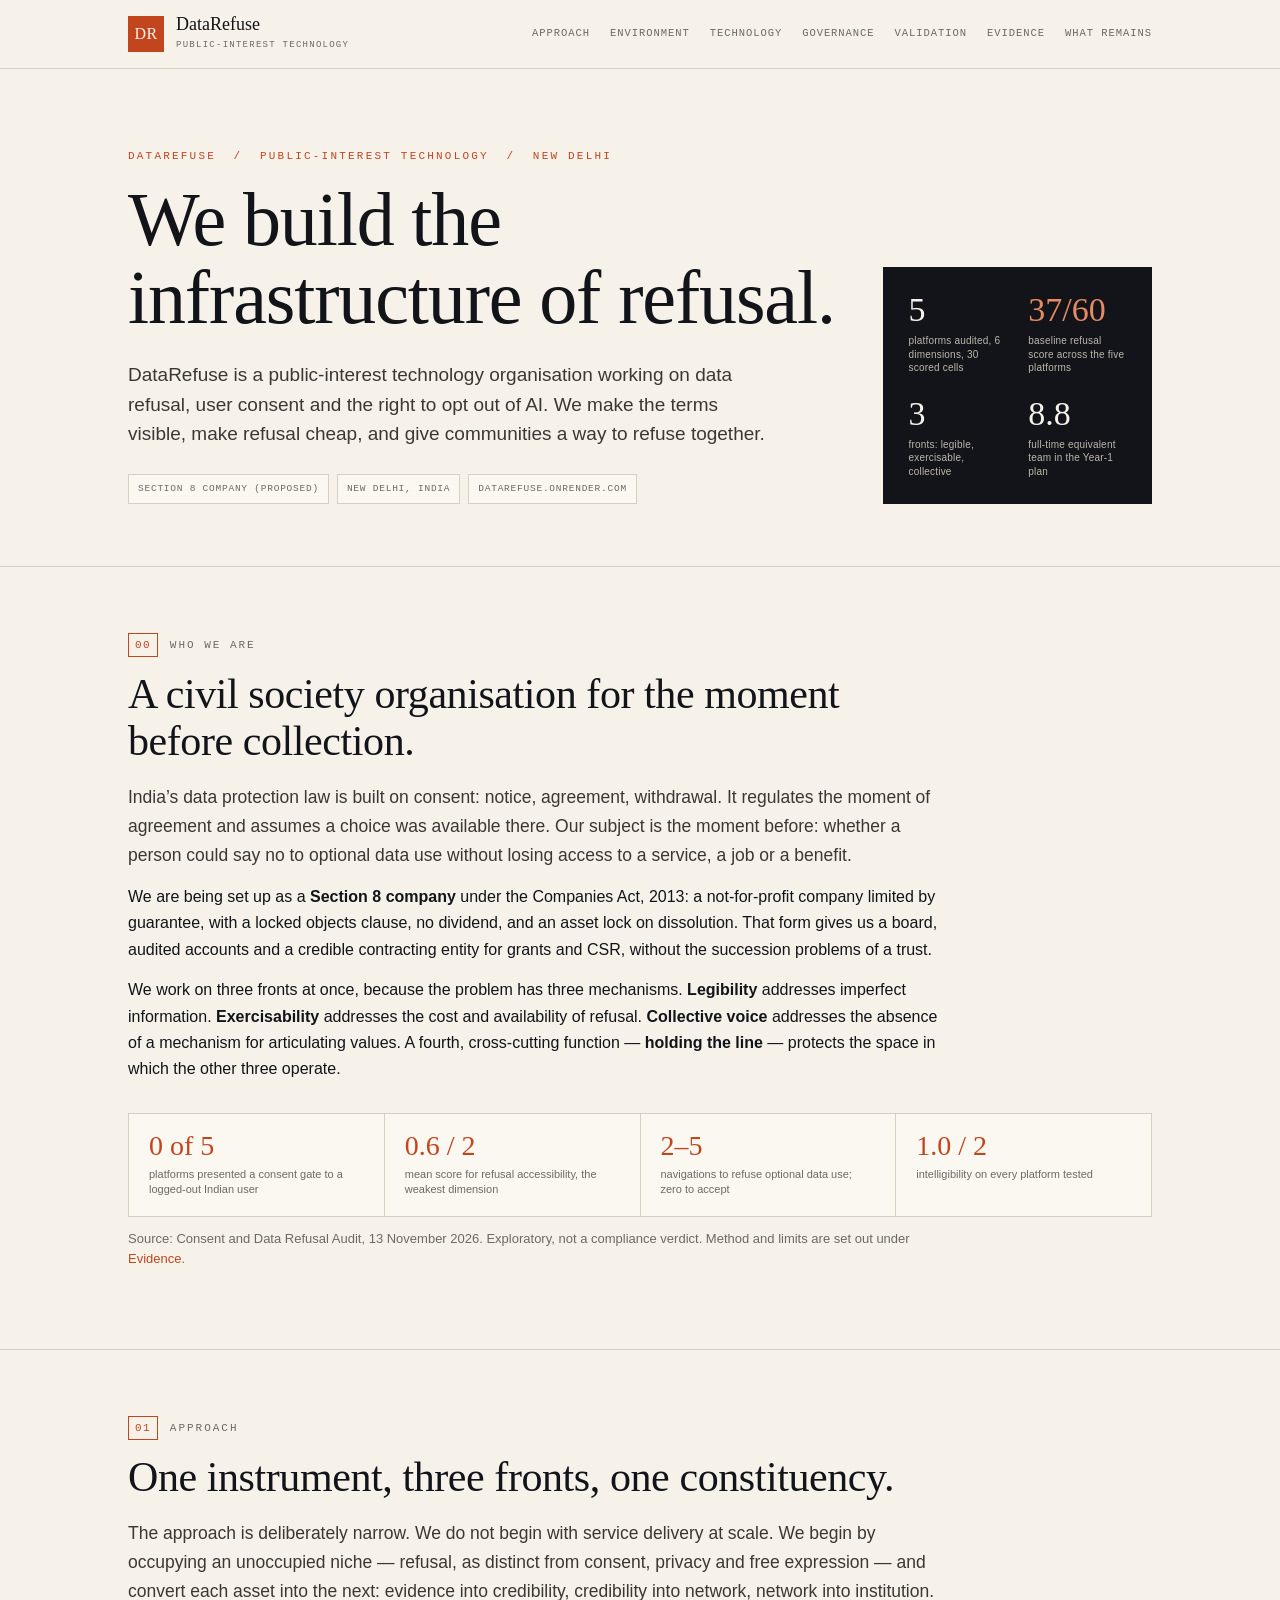
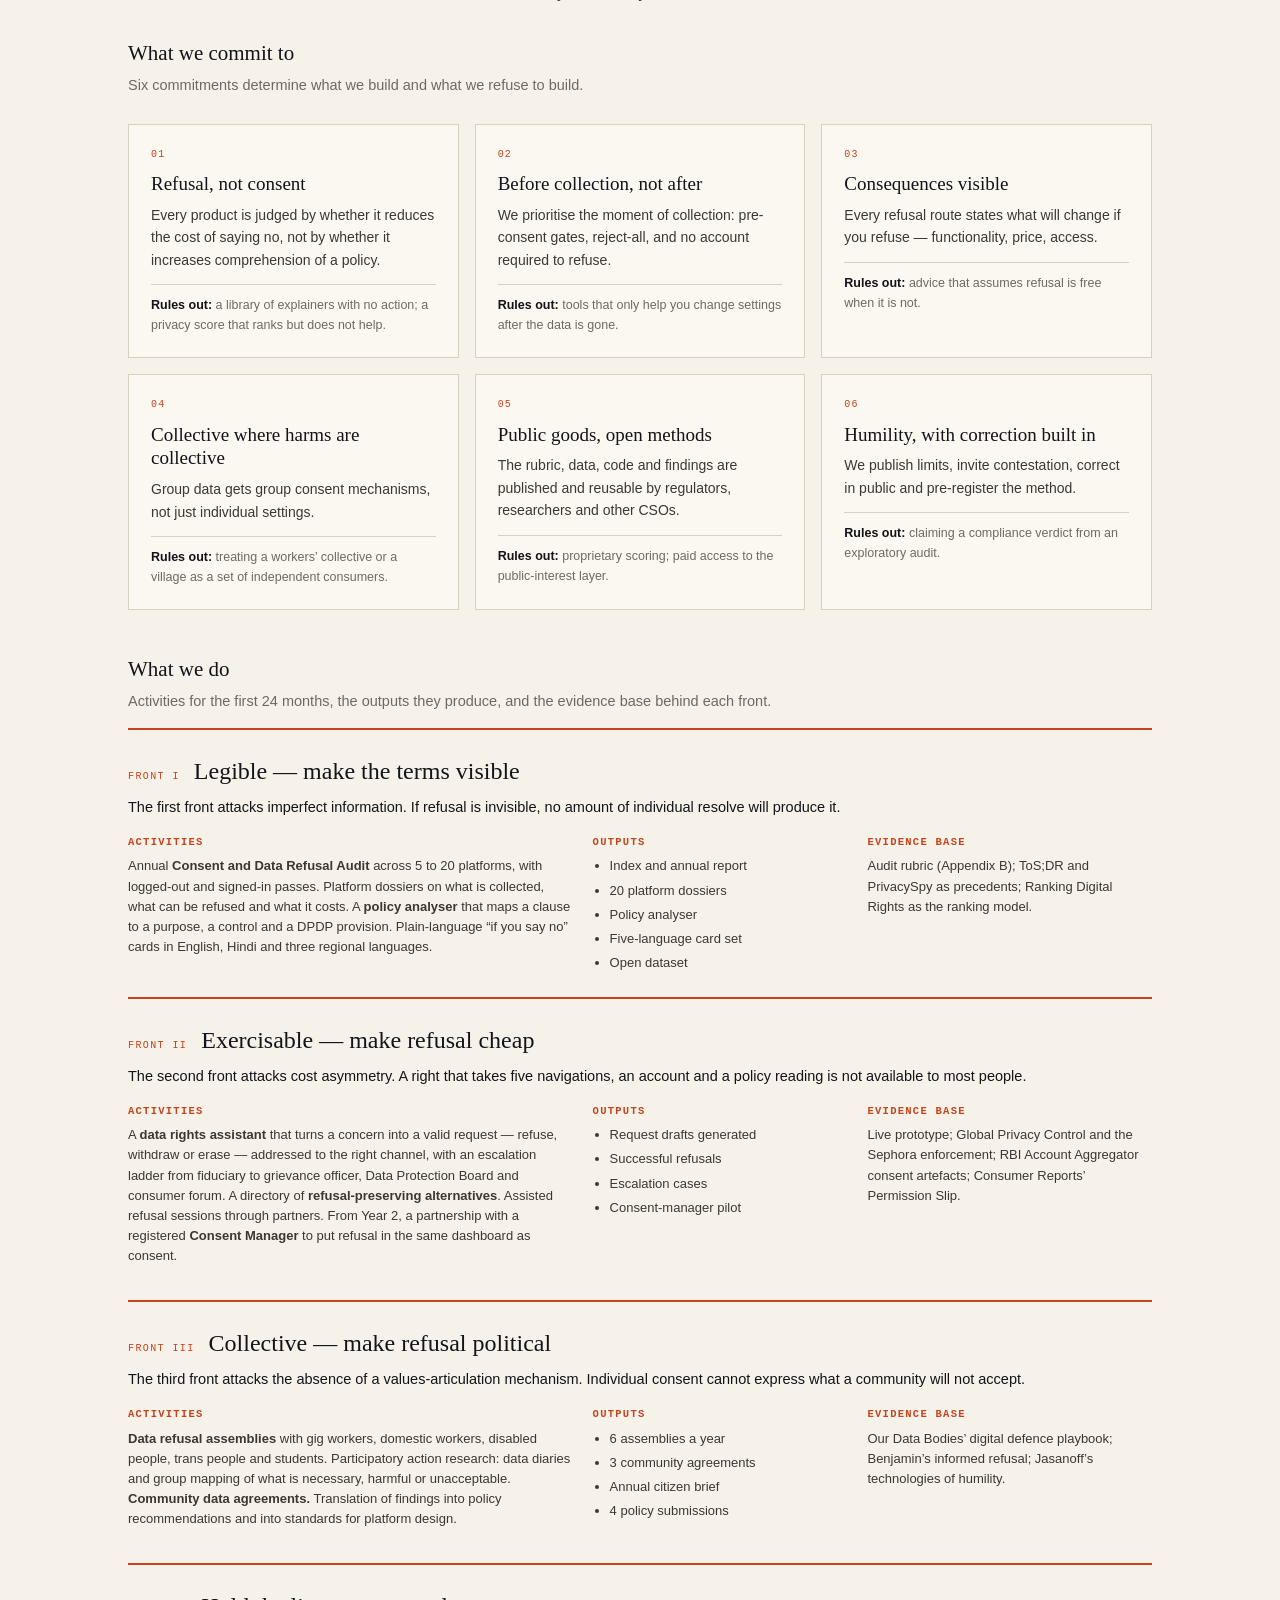
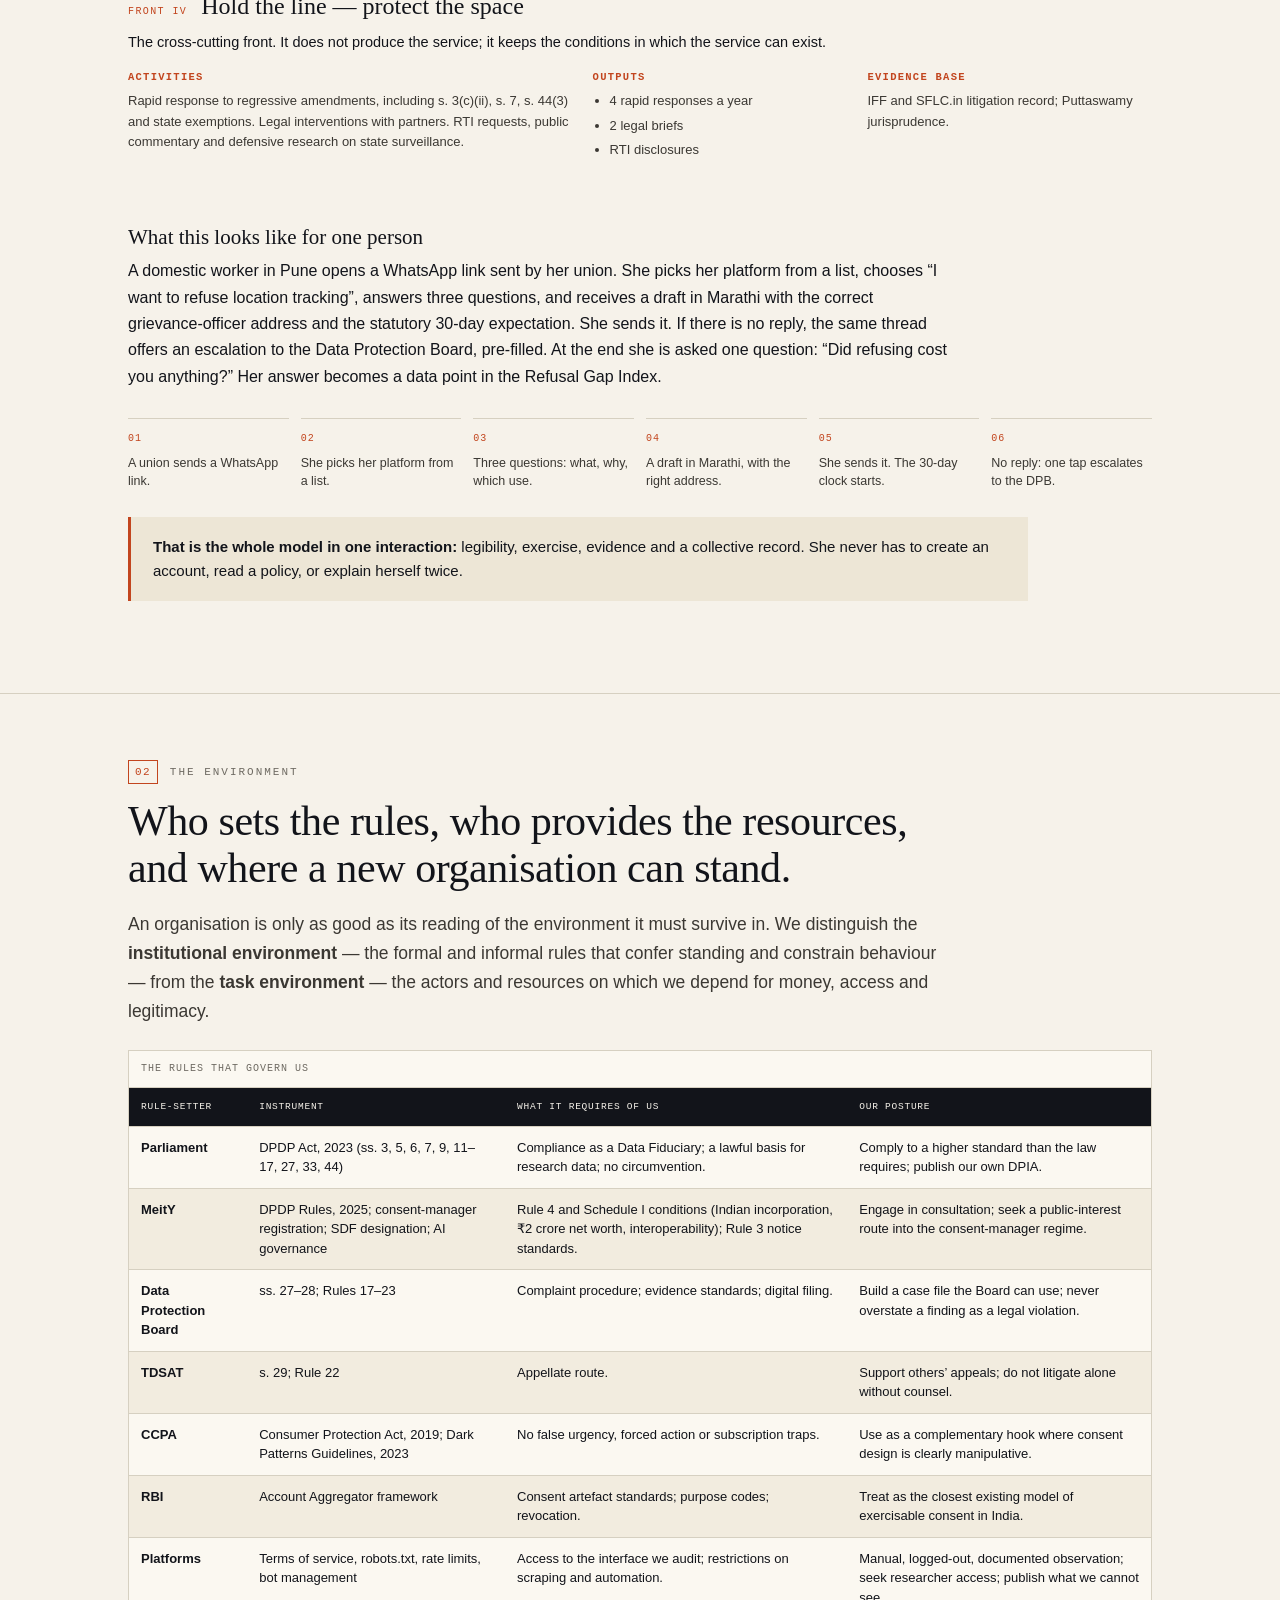
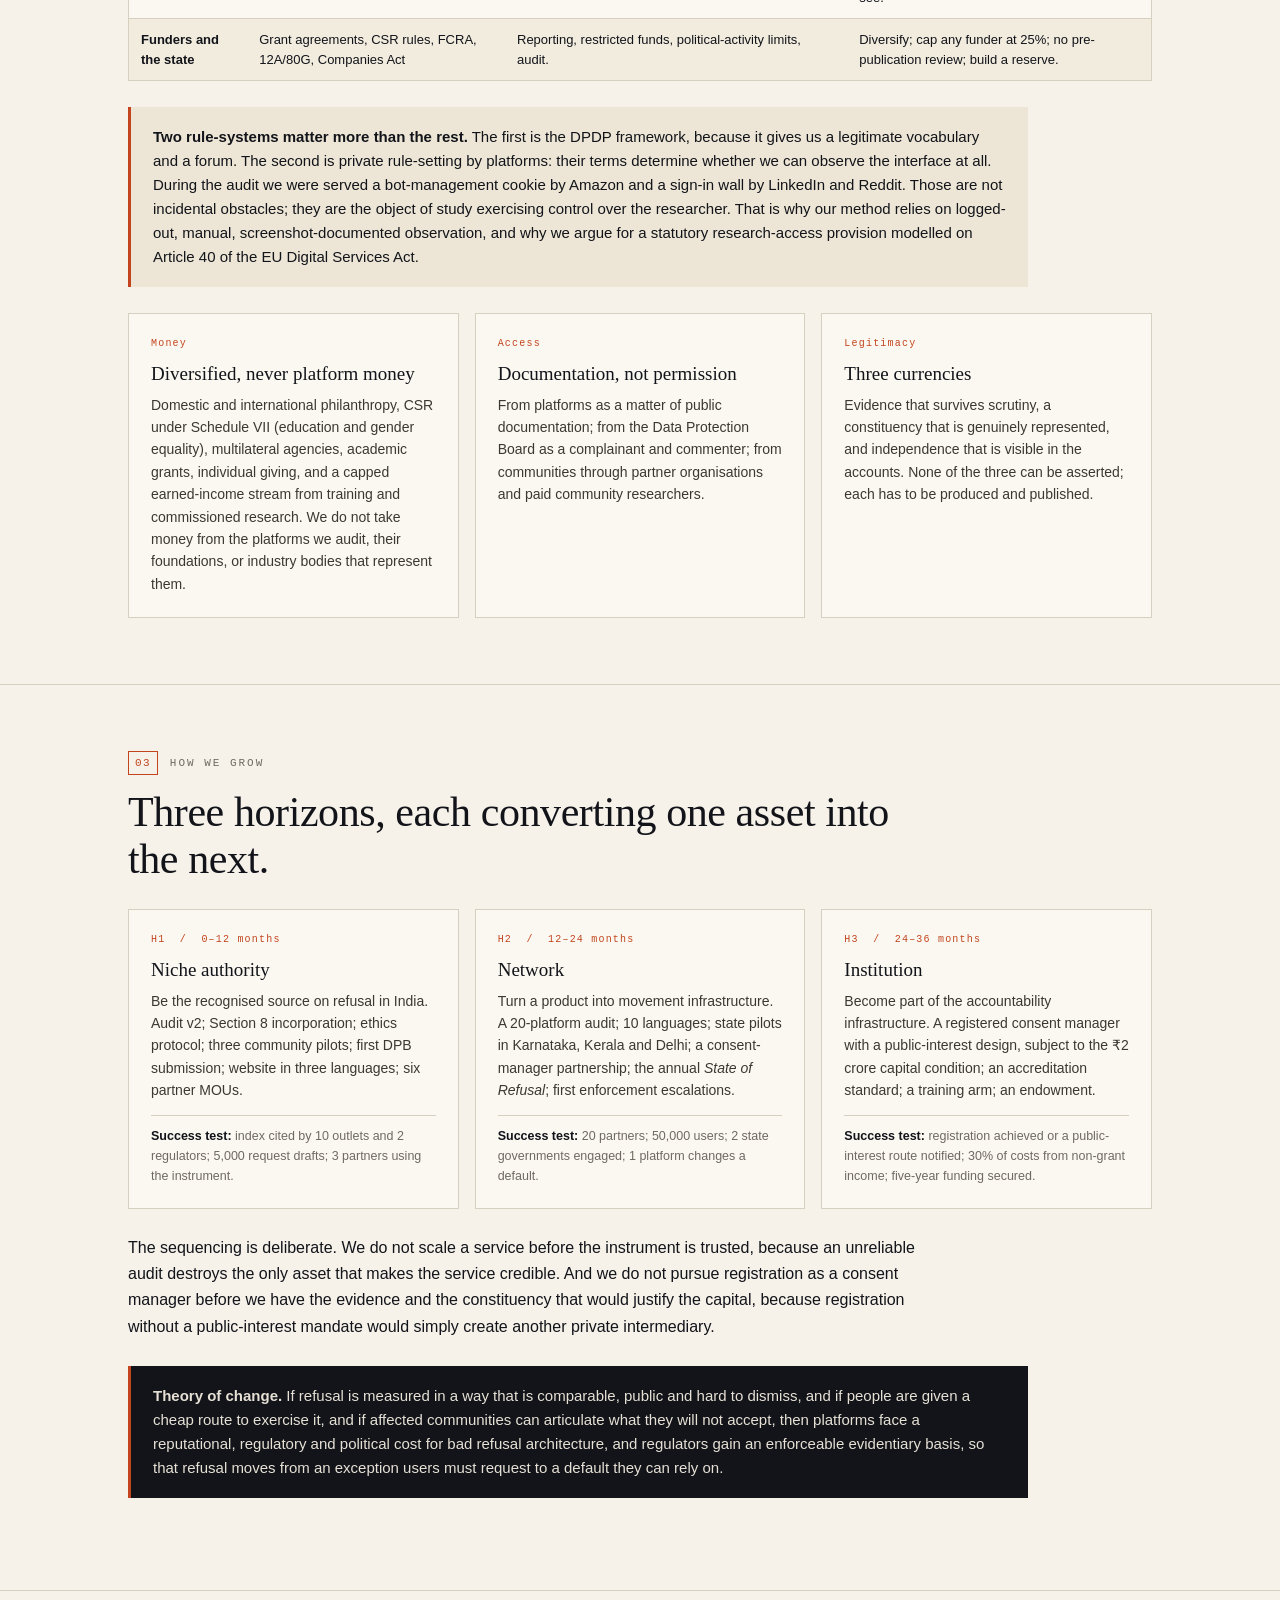
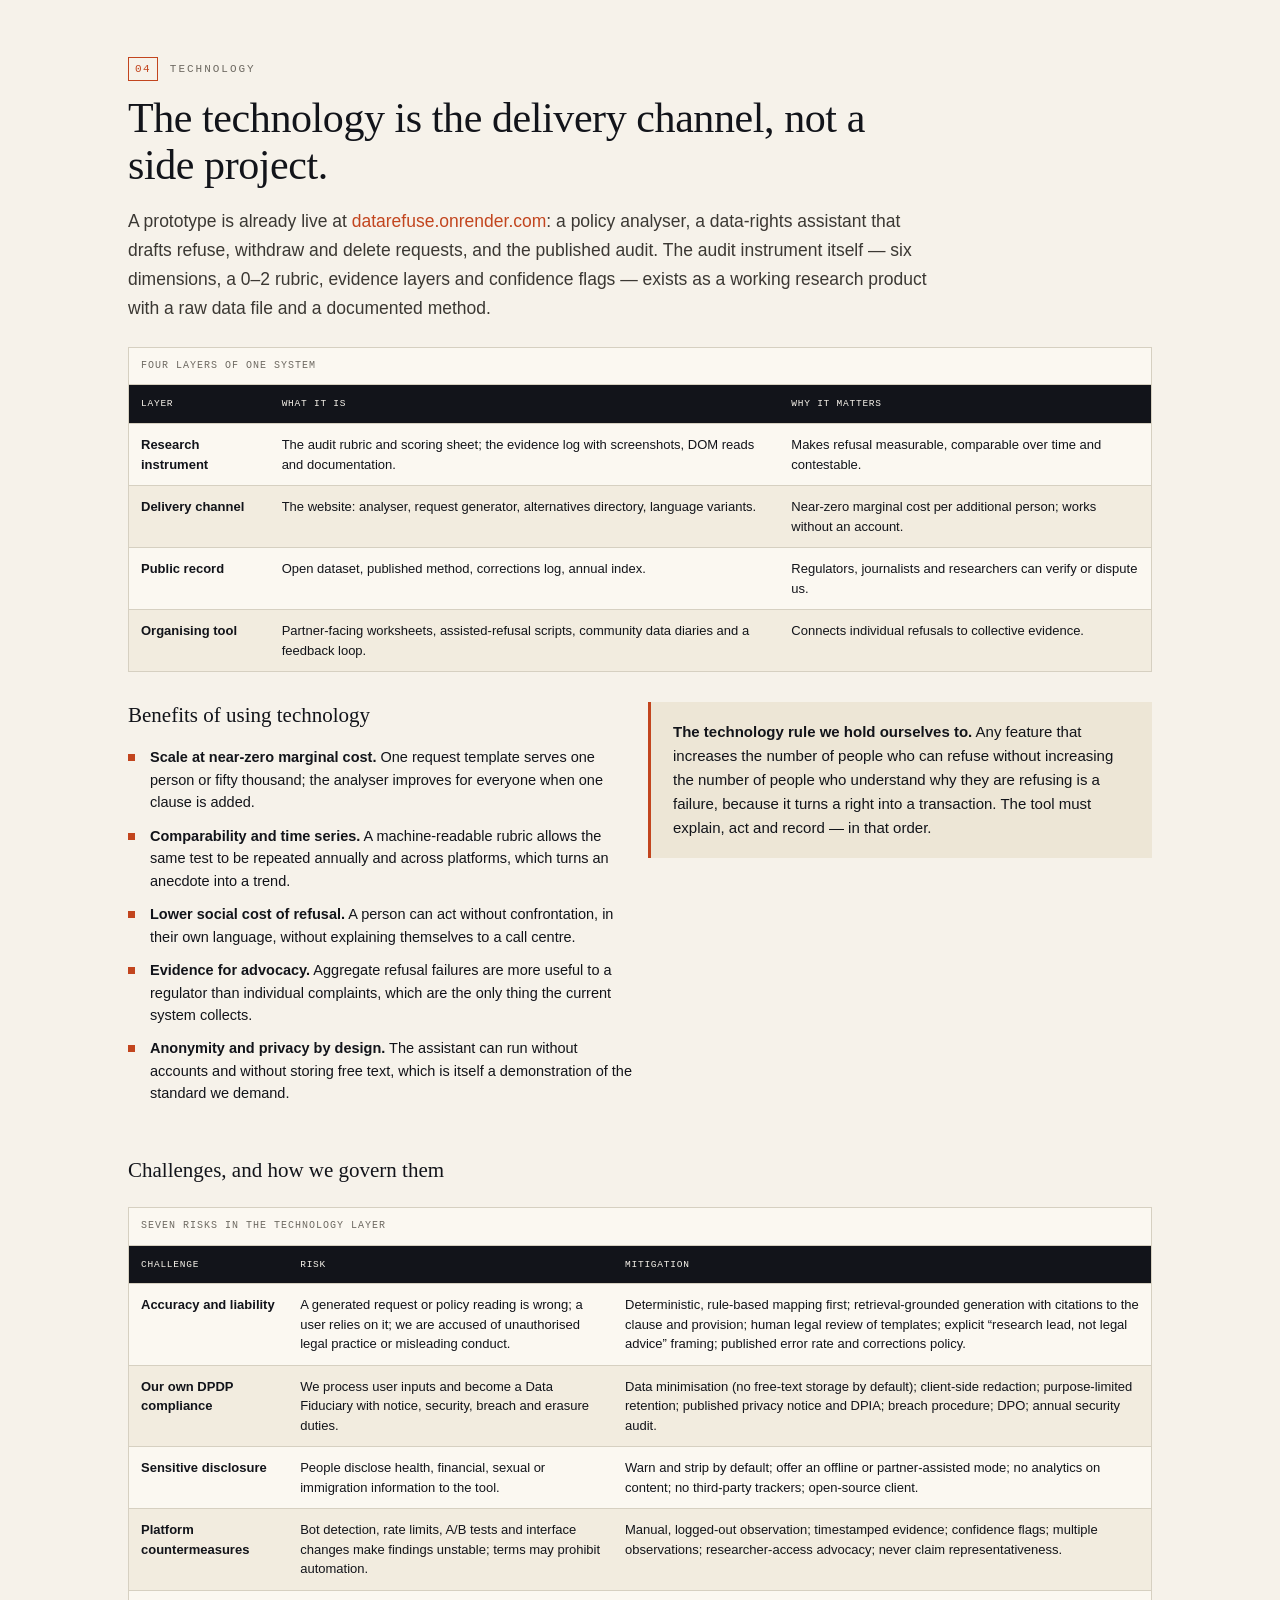
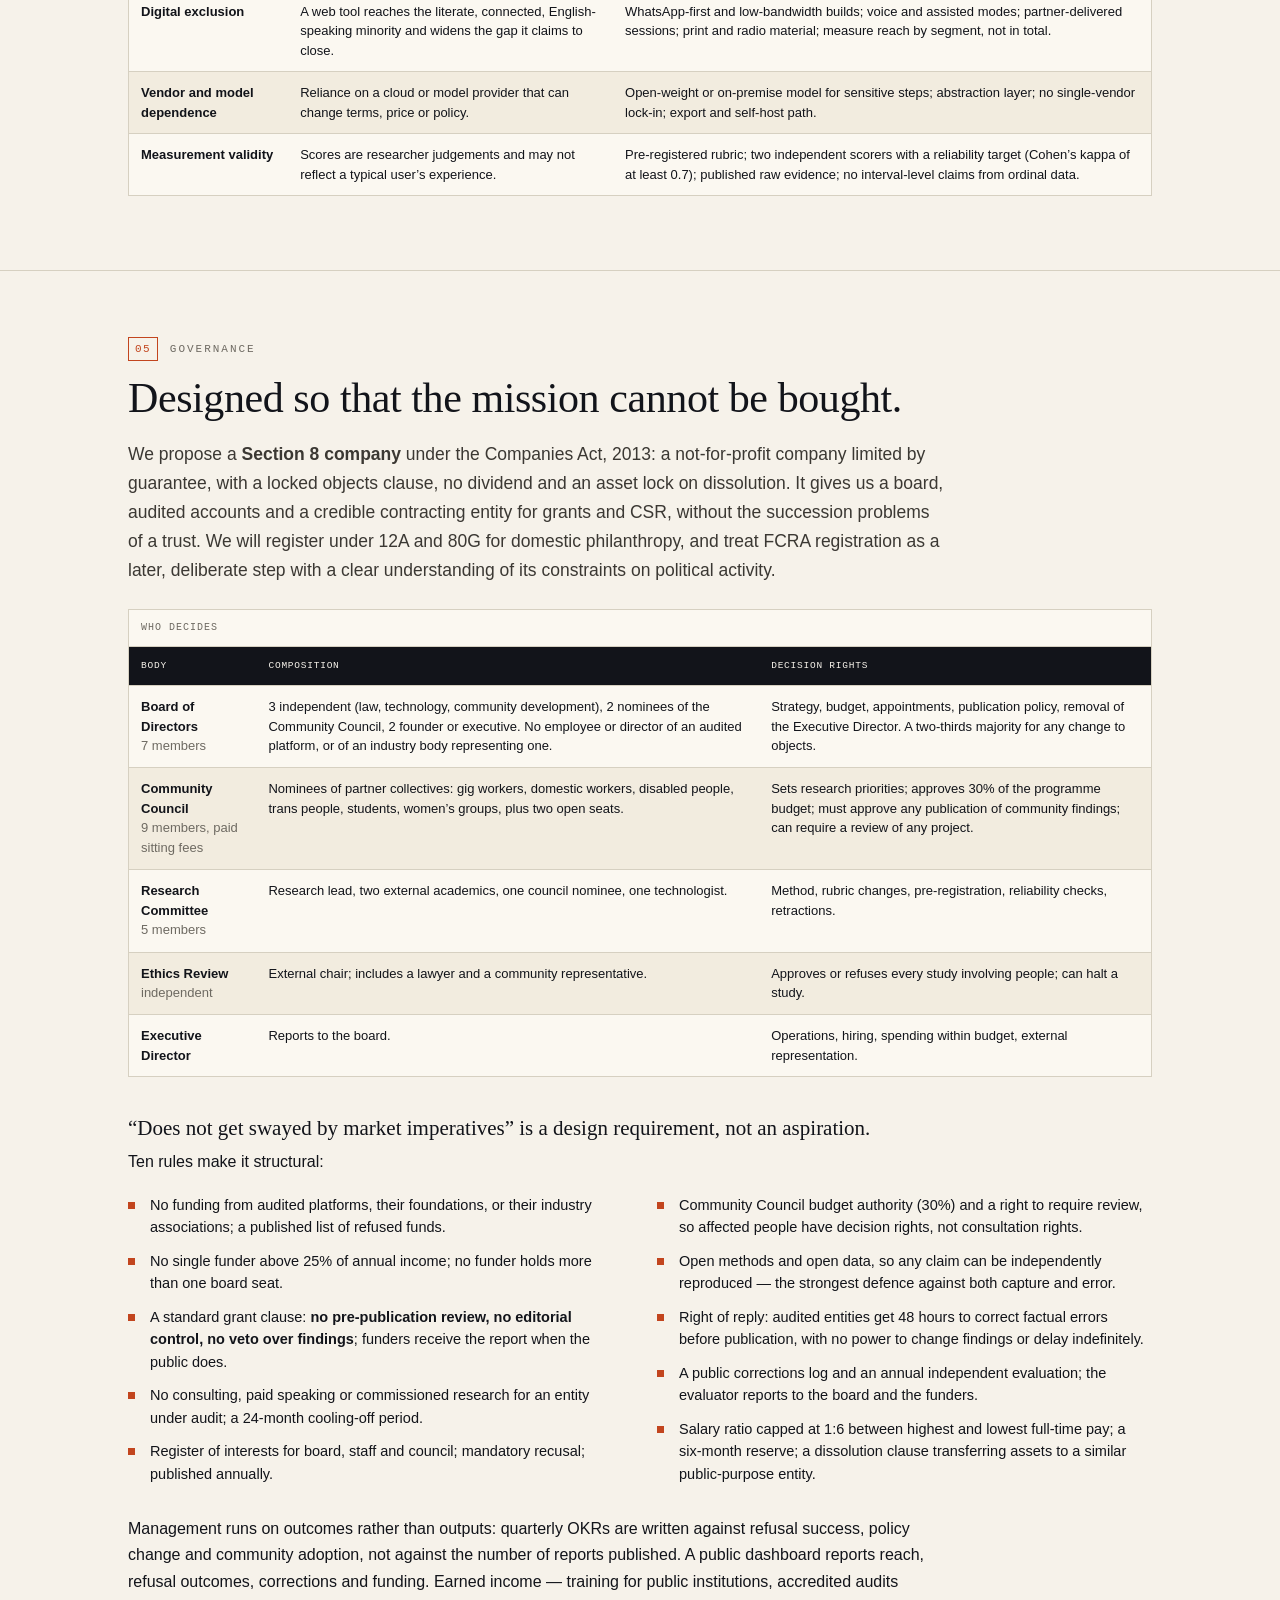
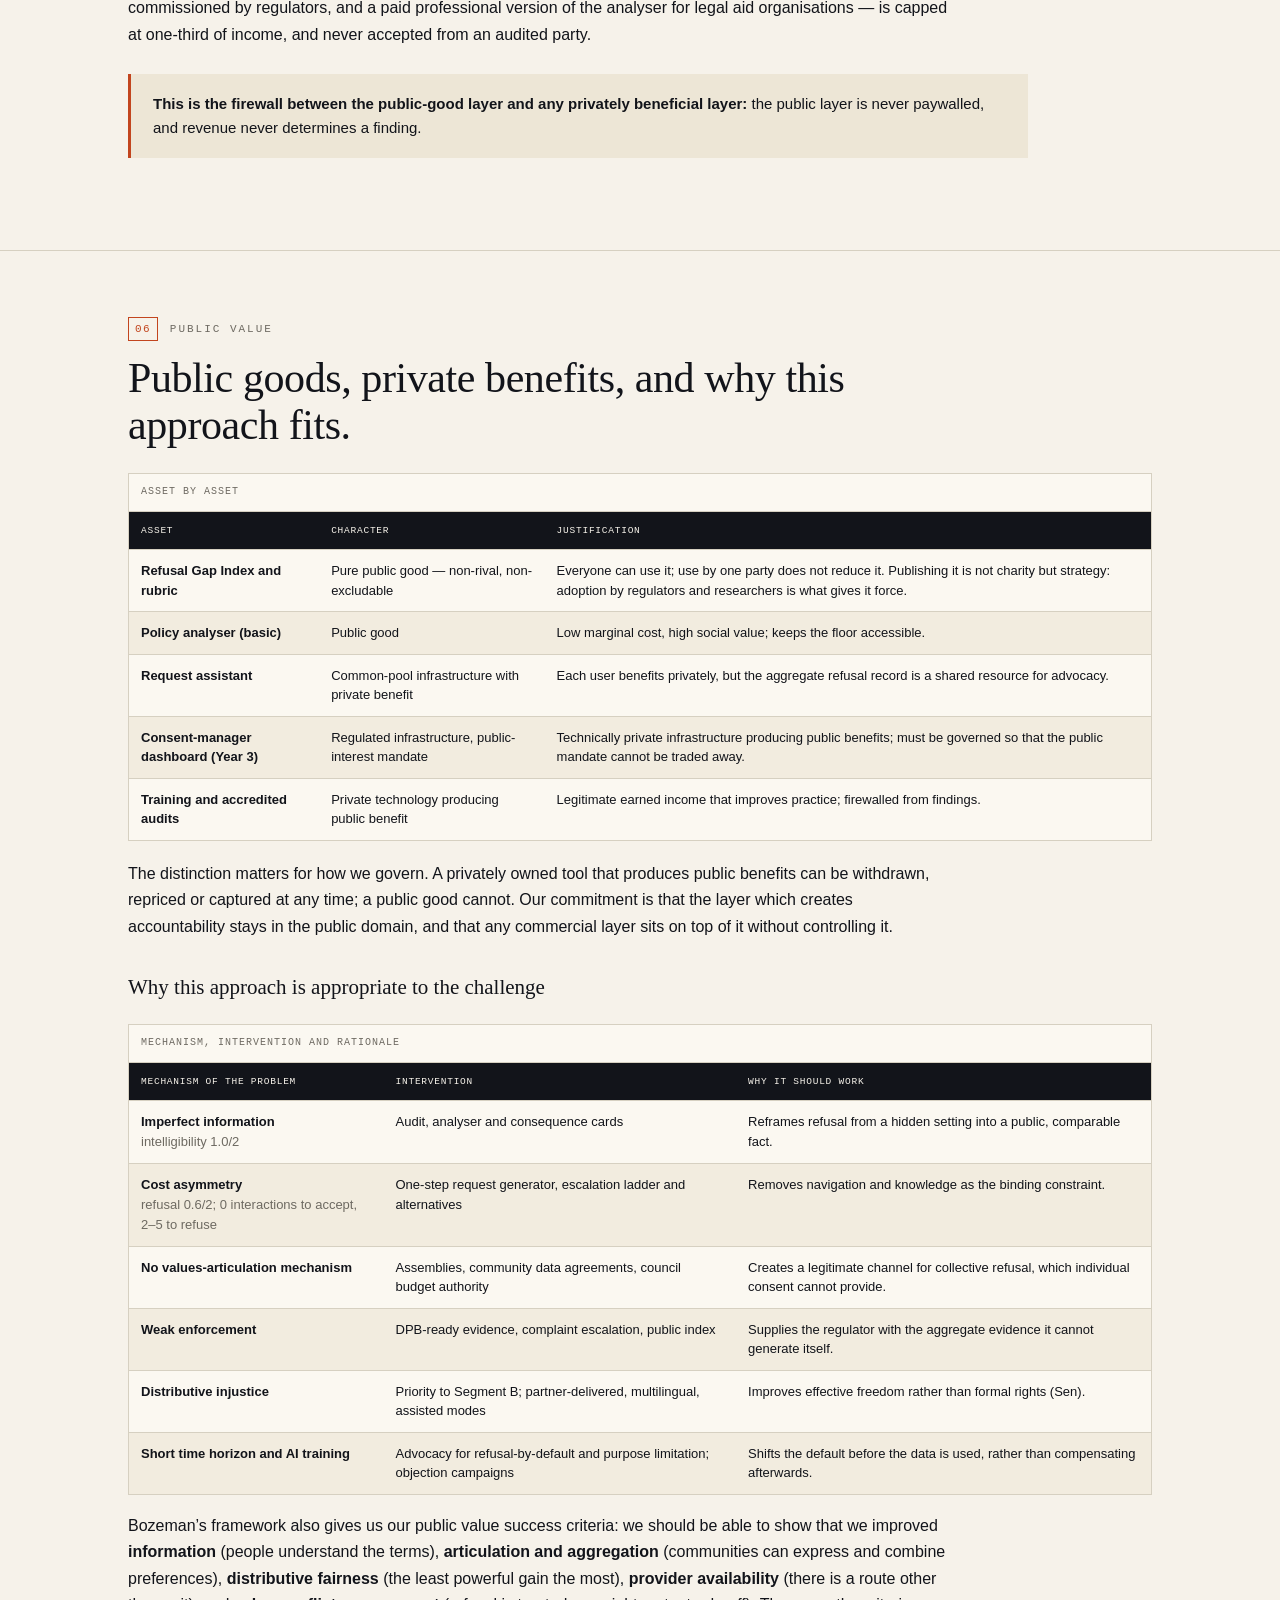
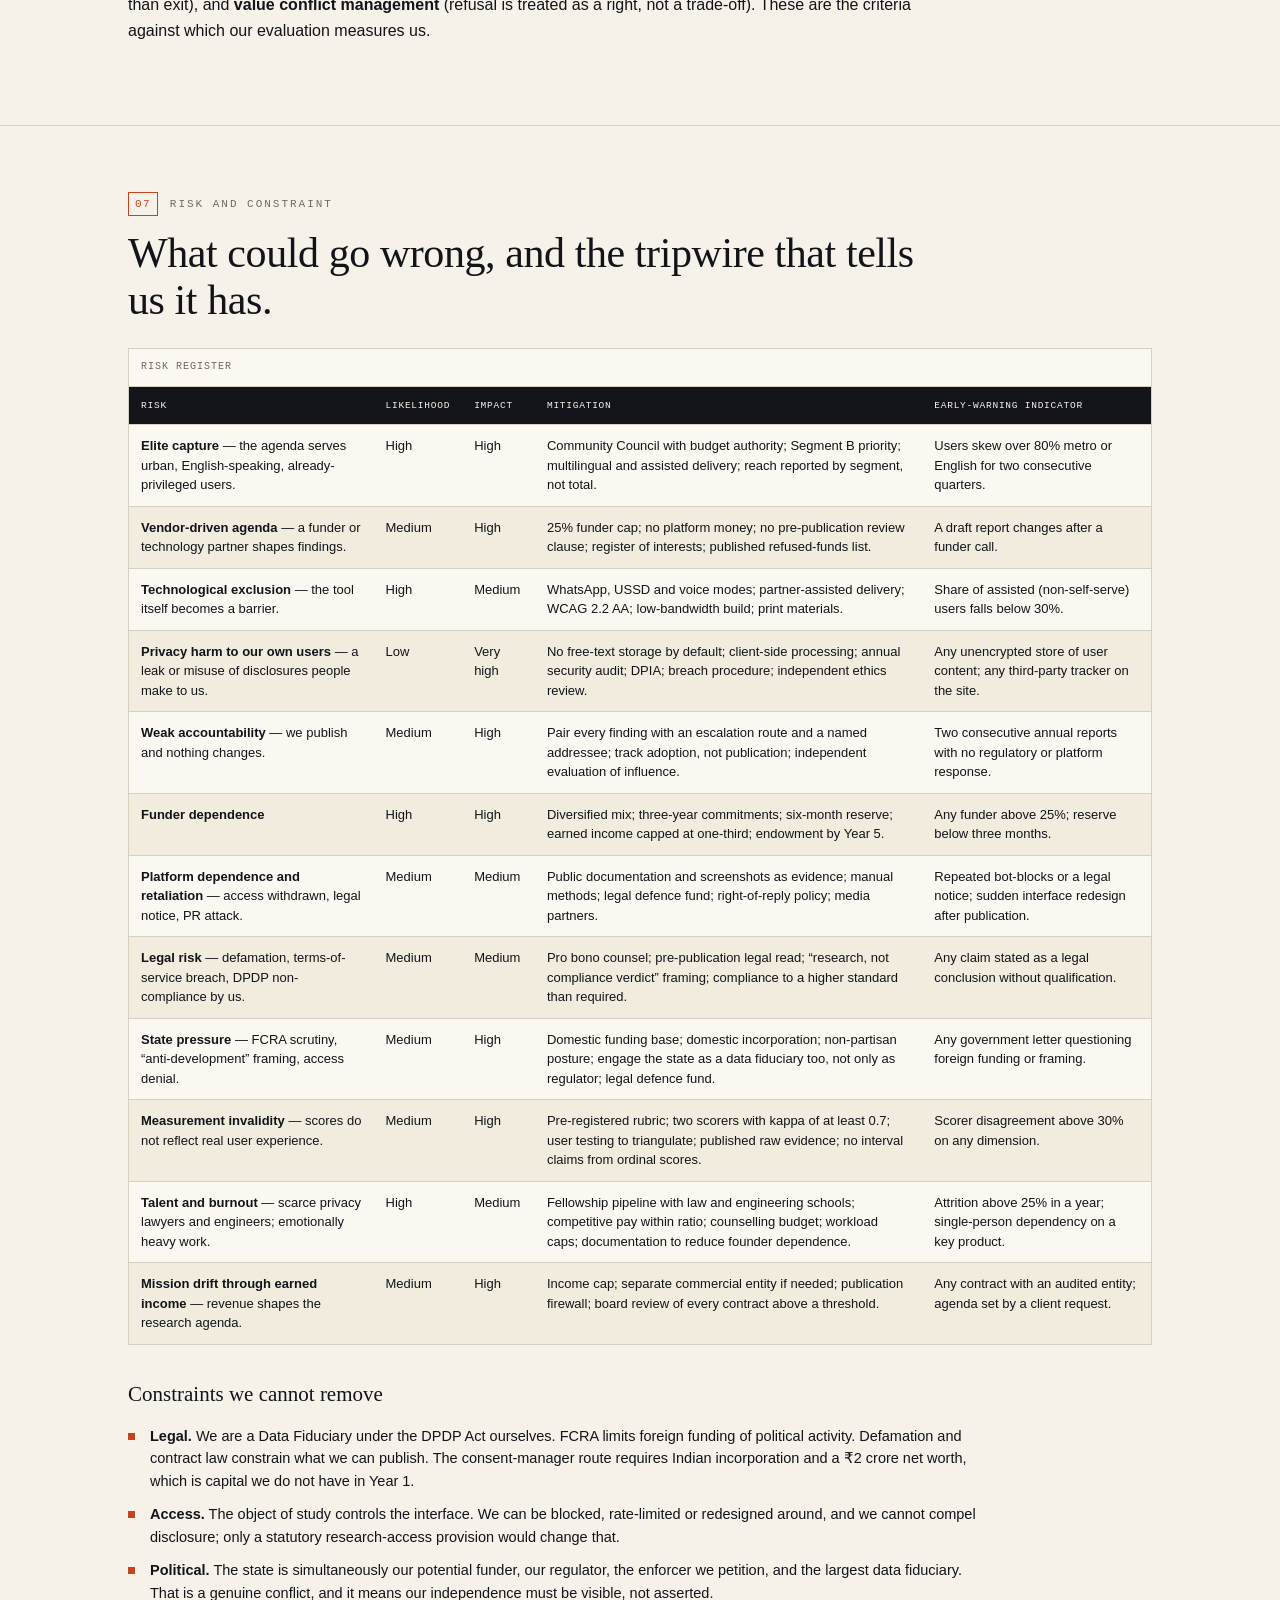
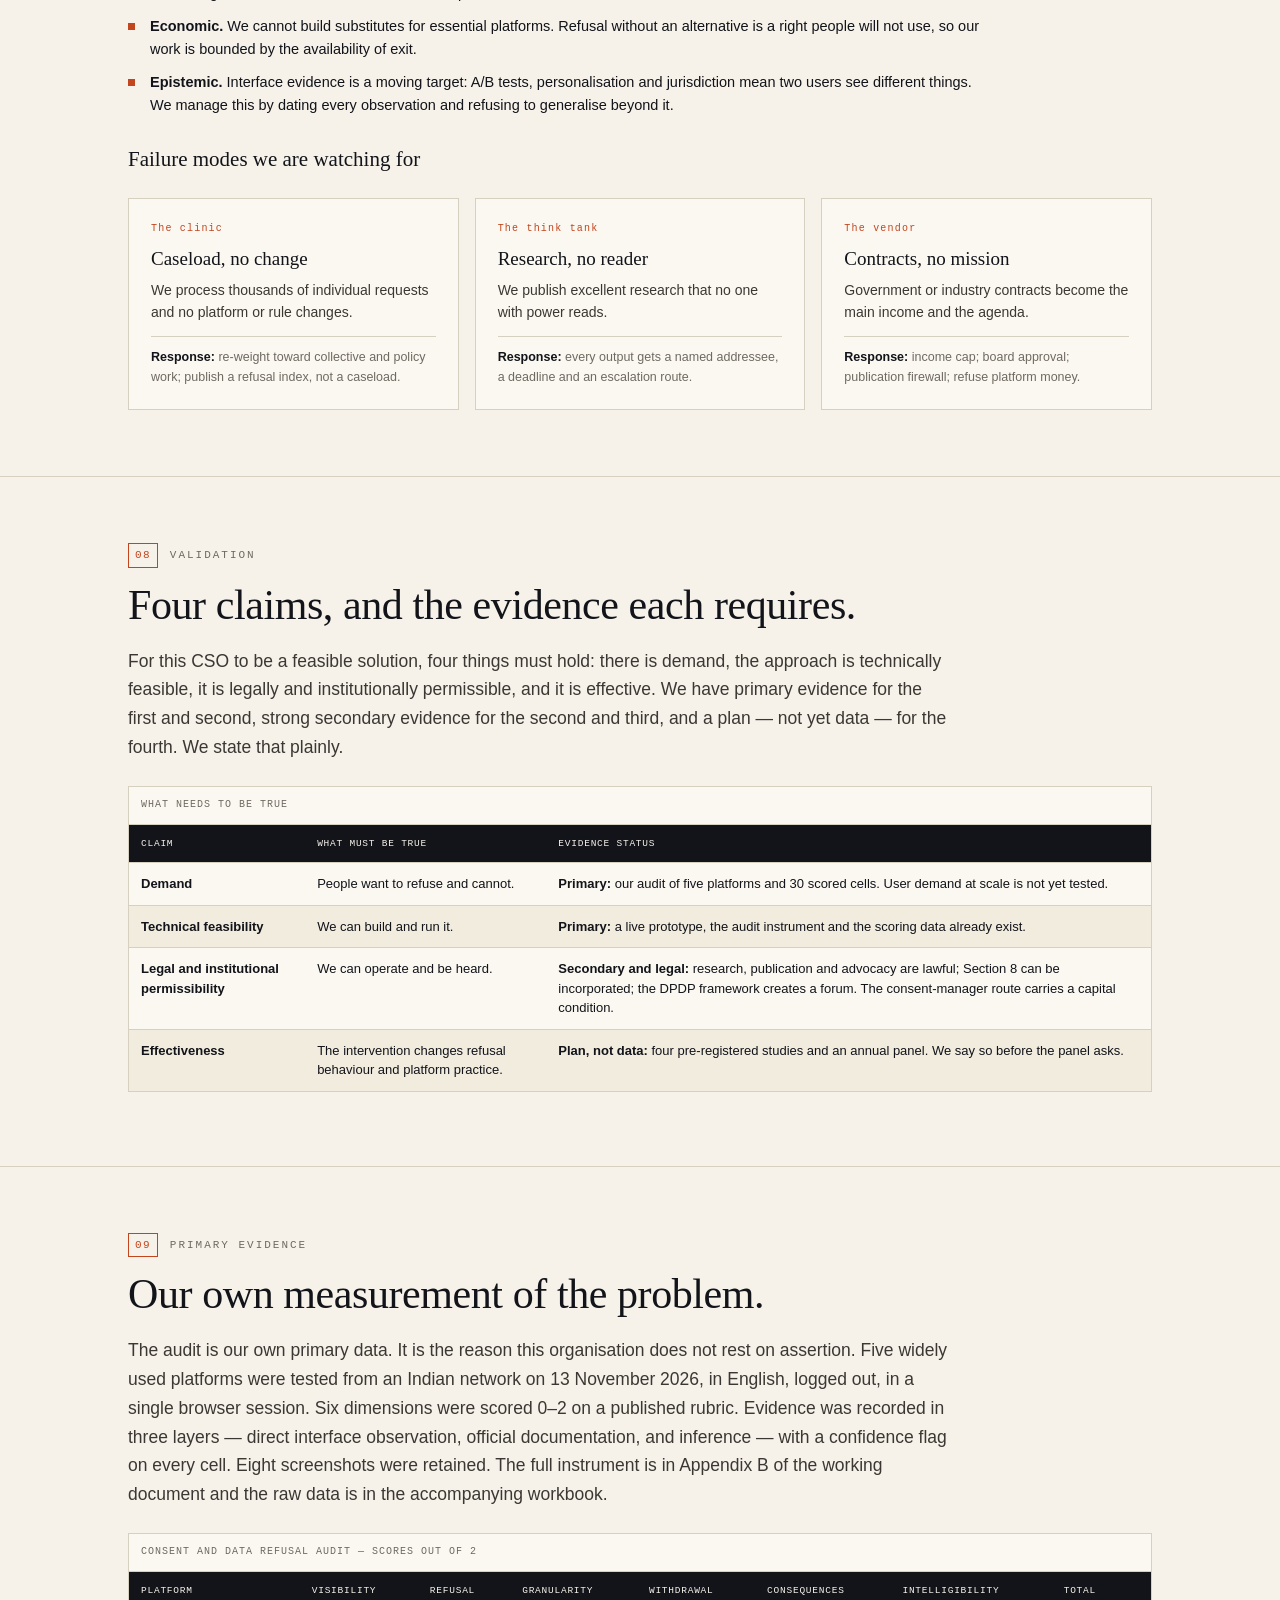
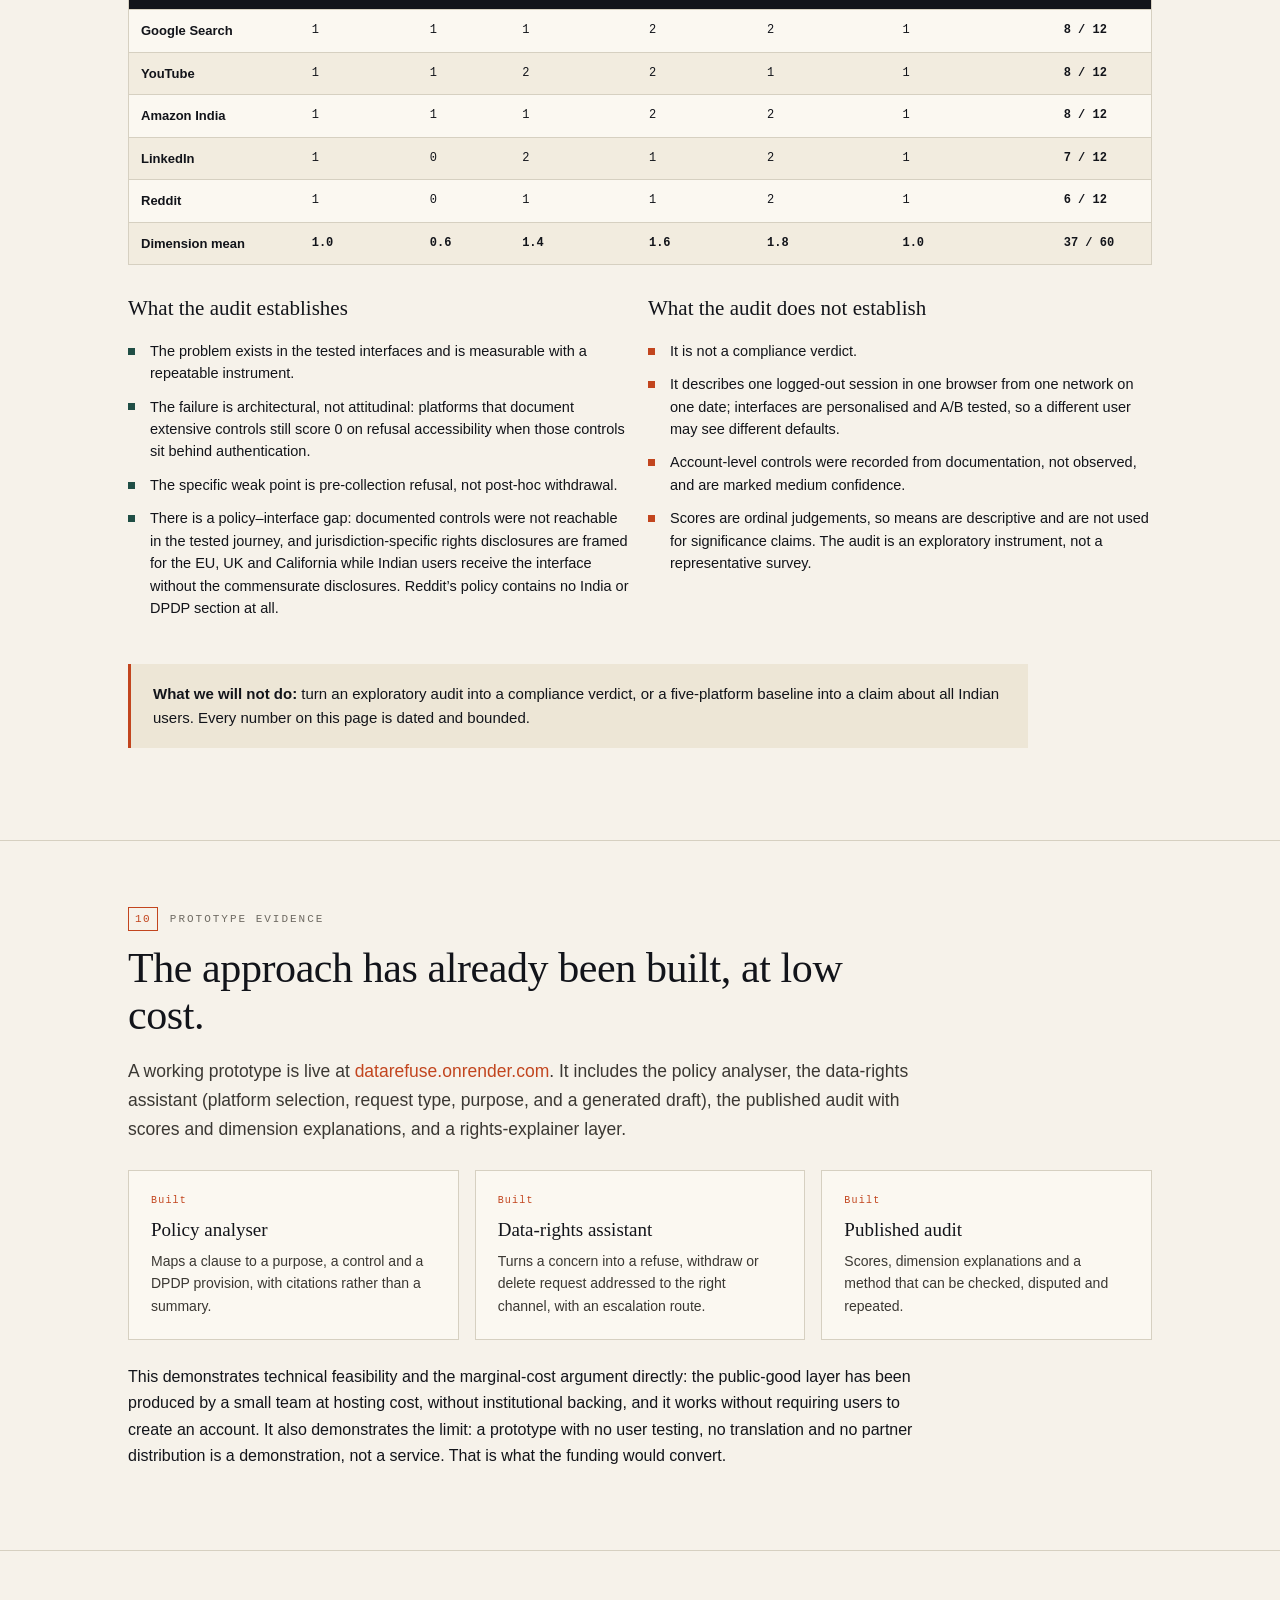
<file: static/about.html>
<!DOCTYPE html>
<html lang="en">
<head>
<meta charset="utf-8">
<meta name="viewport" content="width=device-width, initial-scale=1">
<title>DataRefuse &mdash; The infrastructure of refusal</title>
<meta name="description" content="DataRefuse is a public-interest technology organisation working on data refusal, user consent and the right to opt out of AI. Approach, evidence and validation.">
<meta name="theme-color" content="#F6F2EA">
<meta property="og:type" content="website">
<meta property="og:title" content="DataRefuse &mdash; The infrastructure of refusal">
<meta property="og:description" content="Making the terms visible, refusal cheap, and refusal collective. A Section 8 company in formation, New Delhi.">
<link rel="icon" href="data:image/svg+xml,%3Csvg xmlns='http://www.w3.org/2000/svg' viewBox='0 0 64 64'%3E%3Crect width='64' height='64' fill='%23C2451E'/%3E%3Ctext x='32' y='45' font-family='Georgia,serif' font-size='30' fill='%23F6F2EA' text-anchor='middle'%3EDR%3C/text%3E%3C/svg%3E">
<style>
  :root{
    --bg:#F6F2EA;
    --ink:#12141A;
    --acc:#C2451E;
    --teal:#1F4E45;
    --mut:#6E6A62;
    --line:#D6D0C1;
    --off:#FBF8F1;
    --pale:#EDE6D6;
    --sans:"Segoe UI","Helvetica Neue",Helvetica,Arial,sans-serif;
    --serif:Georgia,"Times New Roman",Times,serif;
    --mono:Consolas,"Courier New",monospace;
  }
  *{box-sizing:border-box}
  html{scroll-behavior:smooth}
  body{
    margin:0;background:var(--bg);color:var(--ink);
    font-family:var(--sans);font-size:16px;line-height:1.65;
    -webkit-font-smoothing:antialiased;text-rendering:optimizeLegibility;
  }
  a{color:var(--acc);text-decoration:none}
  a:hover{text-decoration:underline;text-underline-offset:3px}
  .wrap{max-width:1080px;margin:0 auto;padding:0 28px}
  .skip{position:absolute;left:-9999px;top:0;background:var(--ink);color:var(--bg);padding:10px 14px;z-index:100}
  .skip:focus{left:12px;top:12px}

  /* header */
  .site-head{
    position:sticky;top:0;z-index:40;
    background:rgba(246,242,234,.94);
    border-bottom:1px solid var(--line);
    backdrop-filter:blur(8px);
  }
  .head-inner{display:flex;align-items:center;justify-content:space-between;gap:24px;min-height:68px}
  .brand{display:flex;align-items:center;gap:12px;color:var(--ink)}
  .brand:hover{text-decoration:none}
  .mark{
    width:36px;height:36px;background:var(--acc);color:var(--bg);
    display:grid;place-items:center;font-family:var(--serif);font-size:16px;
    letter-spacing:.02em;flex:none;
  }
  .brand strong{display:block;font-family:var(--serif);font-weight:400;font-size:18px;line-height:1.1}
  .brand small{display:block;font-family:var(--mono);font-size:9px;letter-spacing:.14em;text-transform:uppercase;color:var(--mut);margin-top:3px}
  nav.top{display:flex;gap:20px;flex-wrap:wrap;justify-content:flex-end}
  nav.top a{font-family:var(--mono);font-size:10.5px;letter-spacing:.09em;text-transform:uppercase;color:var(--mut)}
  nav.top a:hover{color:var(--acc);text-decoration:none}

  /* hero */
  .hero{padding:78px 0 62px;border-bottom:1px solid var(--line)}
  .hero-grid{display:grid;grid-template-columns:1.45fr .55fr;gap:44px;align-items:end}
  .kicker{font-family:var(--mono);font-size:11px;letter-spacing:.2em;text-transform:uppercase;color:var(--acc);margin:0 0 16px}
  h1{font-family:var(--serif);font-weight:400;font-size:clamp(46px,6.2vw,76px);line-height:1.02;letter-spacing:-.015em;margin:0 0 24px;max-width:760px}
  .lede{font-size:19px;line-height:1.55;color:#3B3833;max-width:640px;margin:0 0 26px}
  .meta-chips{display:flex;gap:8px;flex-wrap:wrap}
  .chip{font-family:var(--mono);font-size:9.5px;letter-spacing:.08em;text-transform:uppercase;border:1px solid var(--line);padding:6px 9px;color:var(--mut);background:var(--off)}
  .stat-card{background:var(--ink);color:var(--bg);padding:26px;display:grid;grid-template-columns:1fr 1fr;gap:22px}
  .stat b{display:block;font-family:var(--serif);font-weight:400;font-size:34px;line-height:1;color:var(--bg)}
  .stat span{display:block;font-size:10px;line-height:1.35;color:#BDB7AA;margin-top:7px;letter-spacing:.02em}
  .stat .accent{color:#E58A63}

  /* sections */
  section{padding:66px 0;border-bottom:1px solid var(--line)}
  section:last-of-type{border-bottom:none}
  .sec-label{display:flex;align-items:center;gap:12px;margin-bottom:14px}
  .sec-label .n{font-family:var(--mono);font-size:11px;letter-spacing:.12em;color:var(--acc);border:1px solid var(--acc);padding:2px 6px}
  .sec-label .t{font-family:var(--mono);font-size:11px;letter-spacing:.18em;text-transform:uppercase;color:var(--mut)}
  h2{font-family:var(--serif);font-weight:400;font-size:clamp(30px,3.8vw,42px);line-height:1.12;letter-spacing:-.01em;margin:0 0 18px;max-width:800px}
  h3{font-family:var(--serif);font-weight:400;font-size:21px;line-height:1.25;margin:0 0 8px}
  h4{font-family:var(--mono);font-size:10.5px;letter-spacing:.12em;text-transform:uppercase;color:var(--acc);margin:0 0 6px}
  p{margin:0 0 14px;max-width:820px}
  .intro{font-size:17.5px;color:#3B3833;max-width:820px}
  .muted{color:var(--mut)}
  .small{font-size:13px;line-height:1.55;color:var(--mut)}

  /* grids and cards */
  .grid-3{display:grid;grid-template-columns:repeat(3,1fr);gap:16px;margin-top:26px}
  .grid-2{display:grid;grid-template-columns:repeat(2,1fr);gap:16px;margin-top:26px}
  .grid-4{display:grid;grid-template-columns:repeat(4,1fr);gap:14px;margin-top:26px}
  .card{background:var(--off);border:1px solid var(--line);padding:22px}
  .card .num{font-family:var(--mono);font-size:10px;letter-spacing:.12em;color:var(--acc);margin-bottom:9px}
  .card h3{font-size:19px}
  .card p{font-size:14px;line-height:1.6;margin:0;color:#3B3833;max-width:none}
  .card .rule-out{font-size:12.5px;color:var(--mut);border-top:1px solid var(--line);margin-top:13px;padding-top:10px}
  .card .rule-out b{color:var(--ink);font-weight:600}

  /* callouts */
  .callout{background:var(--pale);border-left:3px solid var(--acc);padding:18px 22px;margin:26px 0;max-width:900px}
  .callout p{margin:0;font-size:15px;line-height:1.6;max-width:none}
  .callout.dark{background:var(--ink);color:var(--bg);border-left-color:var(--acc)}
  .callout.dark p{color:#E7E1D5}
  .quote{border-left:2px solid var(--ink);padding-left:20px;margin:30px 0;font-family:var(--serif);font-size:22px;line-height:1.4;max-width:820px}
  .quote em{color:var(--acc);font-style:normal}

  /* tables */
  .table-wrap{overflow-x:auto;margin:24px 0 8px;border:1px solid var(--line);background:var(--off)}
  table{width:100%;border-collapse:collapse;min-width:720px}
  caption{text-align:left;font-family:var(--mono);font-size:10px;letter-spacing:.1em;text-transform:uppercase;color:var(--mut);padding:10px 12px;border-bottom:1px solid var(--line)}
  th,td{padding:11px 12px;text-align:left;vertical-align:top;border-bottom:1px solid var(--line)}
  th{background:var(--ink);color:var(--bg);font-family:var(--mono);font-size:9.5px;letter-spacing:.08em;text-transform:uppercase;font-weight:400}
  td{font-size:13px;line-height:1.5}
  tbody tr:nth-child(even){background:#F2ECDF}
  tbody tr:last-child td{border-bottom:none}
  td strong{font-weight:600}
  .nowrap{white-space:nowrap}
  .tnum{font-family:var(--mono);font-variant-numeric:tabular-nums;font-size:12px}

  /* fronts */
  .front{border-top:2px solid var(--acc);padding:26px 0 8px;margin-top:8px}
  .front:first-of-type{border-top-width:2px}
  .front-head{display:flex;align-items:baseline;gap:14px;flex-wrap:wrap;margin-bottom:10px}
  .front-head .tag{font-family:var(--mono);font-size:10px;letter-spacing:.14em;color:var(--acc);text-transform:uppercase}
  .front-head h3{margin:0;font-size:24px}
  .front p{font-size:14.5px;max-width:900px}
  .front-grid{display:grid;grid-template-columns:1.4fr .8fr .9fr;gap:22px;margin:14px 0 4px}
  .front-grid h4{margin-bottom:5px}
  .front-grid p,.front-grid li{font-size:13px;line-height:1.55;color:#3B3833}
  .front-grid ul{margin:0;padding-left:17px}
  .front-grid li{margin-bottom:4px}

  /* steps */
  .steps{display:grid;grid-template-columns:repeat(6,1fr);gap:12px;margin-top:28px}
  .step{border-top:1px solid var(--line);padding-top:12px}
  .step .n{font-family:var(--mono);font-size:10px;color:var(--acc);letter-spacing:.1em}
  .step p{font-size:12.5px;line-height:1.5;margin:6px 0 0;color:#3B3833}

  /* lists */
  .clean{list-style:none;margin:18px 0;padding:0}
  .clean li{position:relative;padding-left:22px;margin-bottom:11px;font-size:14.5px;line-height:1.55;max-width:860px}
  .clean li:before{content:"";position:absolute;left:0;top:.55em;width:7px;height:7px;background:var(--acc)}
  .clean.teal li:before{background:var(--teal)}
  .cols-2{columns:2;column-gap:34px}
  .cols-2 li{break-inside:avoid}

  /* stats strip */
  .strip{display:grid;grid-template-columns:repeat(4,1fr);gap:1px;background:var(--line);border:1px solid var(--line);margin-top:30px}
  .strip div{background:var(--off);padding:18px 20px}
  .strip b{display:block;font-family:var(--serif);font-size:28px;font-weight:400;line-height:1;color:var(--acc)}
  .strip span{display:block;font-size:11px;color:var(--mut);margin-top:7px;line-height:1.4}

  /* footer */
  footer{background:var(--ink);color:var(--bg);padding:44px 0 34px;margin-top:0}
  .foot-grid{display:grid;grid-template-columns:1.4fr .6fr .6fr;gap:30px}
  footer .brand strong{color:var(--bg)}
  footer p{font-size:12.5px;line-height:1.6;color:#BDB7AA;max-width:440px}
  footer h4{color:#E58A63;margin-bottom:8px}
  footer a{color:#E7E1D5;font-size:12.5px}
  footer ul{list-style:none;margin:0;padding:0}
  footer li{margin-bottom:6px}
  .foot-bottom{border-top:1px solid #33363C;margin-top:30px;padding-top:16px;display:flex;justify-content:space-between;gap:16px;flex-wrap:wrap;font-family:var(--mono);font-size:9.5px;letter-spacing:.08em;text-transform:uppercase;color:#8B877E}

  @media (max-width:900px){
    .hero-grid{grid-template-columns:1fr;gap:30px}
    .grid-3,.grid-4{grid-template-columns:1fr 1fr}
    .front-grid{grid-template-columns:1fr}
    .steps{grid-template-columns:1fr 1fr 1fr}
    .foot-grid{grid-template-columns:1fr 1fr}
    nav.top{display:none}
  }
  @media (max-width:620px){
    .wrap{padding:0 18px}
    section{padding:48px 0}
    .hero{padding:52px 0 44px}
    .grid-3,.grid-4,.grid-2{grid-template-columns:1fr}
    .steps{grid-template-columns:1fr 1fr}
    .strip{grid-template-columns:1fr 1fr}
    .cols-2{columns:1}
    .stat-card{grid-template-columns:1fr 1fr}
    body{font-size:15px}
  }
  @media print{
    .site-head{display:none}
    section{break-inside:avoid;page-break-inside:avoid}
    .table-wrap{overflow:visible}
    table{min-width:0}
  }
</style>
</head>
<body>
<a class="skip" href="#main">Skip to content</a>

<header class="site-head">
  <div class="wrap head-inner">
    <a class="brand" href="#top" aria-label="DataRefuse home">
      <span class="mark" aria-hidden="true">DR</span>
      <span><strong>DataRefuse</strong><small>Public-interest technology</small></span>
    </a>
    <nav class="top" aria-label="Page sections">
      <a href="#approach">Approach</a>
      <a href="#environment">Environment</a>
      <a href="#technology">Technology</a>
      <a href="#governance">Governance</a>
      <a href="#validation">Validation</a>
      <a href="#evidence">Evidence</a>
      <a href="#remaining">What remains</a>
    </nav>
  </div>
</header>

<main id="main">

<section class="hero" id="top">
  <div class="wrap hero-grid">
    <div>
      <p class="kicker">DataRefuse &nbsp;/&nbsp; Public-interest technology &nbsp;/&nbsp; New Delhi</p>
      <h1>We build the infrastructure of refusal.</h1>
      <p class="lede">DataRefuse is a public-interest technology organisation working on data refusal, user consent and the right to opt out of AI. We make the terms visible, make refusal cheap, and give communities a way to refuse together.</p>
      <div class="meta-chips">
        <span class="chip">Section 8 company (proposed)</span>
        <span class="chip">New Delhi, India</span>
        <span class="chip">datarefuse.onrender.com</span>
      </div>
    </div>
    <aside class="stat-card" aria-label="DataRefuse at a glance">
      <div class="stat"><b>5</b><span>platforms audited, 6 dimensions, 30 scored cells</span></div>
      <div class="stat"><b class="accent">37/60</b><span>baseline refusal score across the five platforms</span></div>
      <div class="stat"><b>3</b><span>fronts: legible, exercisable, collective</span></div>
      <div class="stat"><b>8.8</b><span>full-time equivalent team in the Year-1 plan</span></div>
    </aside>
  </div>
</section>

<section id="who">
  <div class="wrap">
    <div class="sec-label"><span class="n">00</span><span class="t">Who we are</span></div>
    <h2>A civil society organisation for the moment before collection.</h2>
    <p class="intro">India&rsquo;s data protection law is built on consent: notice, agreement, withdrawal. It regulates the moment of agreement and assumes a choice was available there. Our subject is the moment before: whether a person could say no to optional data use without losing access to a service, a job or a benefit.</p>
    <p>We are being set up as a <strong>Section 8 company</strong> under the Companies Act, 2013: a not-for-profit company limited by guarantee, with a locked objects clause, no dividend, and an asset lock on dissolution. That form gives us a board, audited accounts and a credible contracting entity for grants and CSR, without the succession problems of a trust.</p>
    <p>We work on three fronts at once, because the problem has three mechanisms. <strong>Legibility</strong> addresses imperfect information. <strong>Exercisability</strong> addresses the cost and availability of refusal. <strong>Collective voice</strong> addresses the absence of a mechanism for articulating values. A fourth, cross-cutting function &mdash; <strong>holding the line</strong> &mdash; protects the space in which the other three operate.</p>
    <div class="strip">
      <div><b>0 of 5</b><span>platforms presented a consent gate to a logged-out Indian user</span></div>
      <div><b>0.6 / 2</b><span>mean score for refusal accessibility, the weakest dimension</span></div>
      <div><b>2&ndash;5</b><span>navigations to refuse optional data use; zero to accept</span></div>
      <div><b>1.0 / 2</b><span>intelligibility on every platform tested</span></div>
    </div>
    <p class="small" style="margin-top:12px">Source: Consent and Data Refusal Audit, 13 November 2026. Exploratory, not a compliance verdict. Method and limits are set out under <a href="#evidence">Evidence</a>.</p>
  </div>
</section>

<section id="approach">
  <div class="wrap">
    <div class="sec-label"><span class="n">01</span><span class="t">Approach</span></div>
    <h2>One instrument, three fronts, one constituency.</h2>
    <p class="intro">The approach is deliberately narrow. We do not begin with service delivery at scale. We begin by occupying an unoccupied niche &mdash; refusal, as distinct from consent, privacy and free expression &mdash; and convert each asset into the next: evidence into credibility, credibility into network, network into institution.</p>

    <h3 style="margin-top:34px">What we commit to</h3>
    <p class="muted" style="font-size:14.5px">Six commitments determine what we build and what we refuse to build.</p>
    <div class="grid-3">
      <article class="card"><div class="num">01</div><h3>Refusal, not consent</h3><p>Every product is judged by whether it reduces the cost of saying no, not by whether it increases comprehension of a policy.</p><p class="rule-out"><b>Rules out:</b> a library of explainers with no action; a privacy score that ranks but does not help.</p></article>
      <article class="card"><div class="num">02</div><h3>Before collection, not after</h3><p>We prioritise the moment of collection: pre-consent gates, reject-all, and no account required to refuse.</p><p class="rule-out"><b>Rules out:</b> tools that only help you change settings after the data is gone.</p></article>
      <article class="card"><div class="num">03</div><h3>Consequences visible</h3><p>Every refusal route states what will change if you refuse &mdash; functionality, price, access.</p><p class="rule-out"><b>Rules out:</b> advice that assumes refusal is free when it is not.</p></article>
      <article class="card"><div class="num">04</div><h3>Collective where harms are collective</h3><p>Group data gets group consent mechanisms, not just individual settings.</p><p class="rule-out"><b>Rules out:</b> treating a workers&rsquo; collective or a village as a set of independent consumers.</p></article>
      <article class="card"><div class="num">05</div><h3>Public goods, open methods</h3><p>The rubric, data, code and findings are published and reusable by regulators, researchers and other CSOs.</p><p class="rule-out"><b>Rules out:</b> proprietary scoring; paid access to the public-interest layer.</p></article>
      <article class="card"><div class="num">06</div><h3>Humility, with correction built in</h3><p>We publish limits, invite contestation, correct in public and pre-register the method.</p><p class="rule-out"><b>Rules out:</b> claiming a compliance verdict from an exploratory audit.</p></article>
    </div>

    <h3 style="margin-top:46px">What we do</h3>
    <p class="muted" style="font-size:14.5px">Activities for the first 24 months, the outputs they produce, and the evidence base behind each front.</p>

    <article class="front">
      <div class="front-head"><span class="tag">Front I</span><h3>Legible &mdash; make the terms visible</h3></div>
      <p>The first front attacks imperfect information. If refusal is invisible, no amount of individual resolve will produce it.</p>
      <div class="front-grid">
        <div><h4>Activities</h4><p>Annual <strong>Consent and Data Refusal Audit</strong> across 5 to 20 platforms, with logged-out and signed-in passes. Platform dossiers on what is collected, what can be refused and what it costs. A <strong>policy analyser</strong> that maps a clause to a purpose, a control and a DPDP provision. Plain-language &ldquo;if you say no&rdquo; cards in English, Hindi and three regional languages.</p></div>
        <div><h4>Outputs</h4><ul><li>Index and annual report</li><li>20 platform dossiers</li><li>Policy analyser</li><li>Five-language card set</li><li>Open dataset</li></ul></div>
        <div><h4>Evidence base</h4><p>Audit rubric (Appendix B); ToS;DR and PrivacySpy as precedents; Ranking Digital Rights as the ranking model.</p></div>
      </div>
    </article>

    <article class="front">
      <div class="front-head"><span class="tag">Front II</span><h3>Exercisable &mdash; make refusal cheap</h3></div>
      <p>The second front attacks cost asymmetry. A right that takes five navigations, an account and a policy reading is not available to most people.</p>
      <div class="front-grid">
        <div><h4>Activities</h4><p>A <strong>data rights assistant</strong> that turns a concern into a valid request &mdash; refuse, withdraw or erase &mdash; addressed to the right channel, with an escalation ladder from fiduciary to grievance officer, Data Protection Board and consumer forum. A directory of <strong>refusal-preserving alternatives</strong>. Assisted refusal sessions through partners. From Year 2, a partnership with a registered <strong>Consent Manager</strong> to put refusal in the same dashboard as consent.</p></div>
        <div><h4>Outputs</h4><ul><li>Request drafts generated</li><li>Successful refusals</li><li>Escalation cases</li><li>Consent-manager pilot</li></ul></div>
        <div><h4>Evidence base</h4><p>Live prototype; Global Privacy Control and the Sephora enforcement; RBI Account Aggregator consent artefacts; Consumer Reports&rsquo; Permission Slip.</p></div>
      </div>
    </article>

    <article class="front">
      <div class="front-head"><span class="tag">Front III</span><h3>Collective &mdash; make refusal political</h3></div>
      <p>The third front attacks the absence of a values-articulation mechanism. Individual consent cannot express what a community will not accept.</p>
      <div class="front-grid">
        <div><h4>Activities</h4><p><strong>Data refusal assemblies</strong> with gig workers, domestic workers, disabled people, trans people and students. Participatory action research: data diaries and group mapping of what is necessary, harmful or unacceptable. <strong>Community data agreements.</strong> Translation of findings into policy recommendations and into standards for platform design.</p></div>
        <div><h4>Outputs</h4><ul><li>6 assemblies a year</li><li>3 community agreements</li><li>Annual citizen brief</li><li>4 policy submissions</li></ul></div>
        <div><h4>Evidence base</h4><p>Our Data Bodies&rsquo; digital defence playbook; Benjamin&rsquo;s informed refusal; Jasanoff&rsquo;s technologies of humility.</p></div>
      </div>
    </article>

    <article class="front">
      <div class="front-head"><span class="tag">Front IV</span><h3>Hold the line &mdash; protect the space</h3></div>
      <p>The cross-cutting front. It does not produce the service; it keeps the conditions in which the service can exist.</p>
      <div class="front-grid">
        <div><h4>Activities</h4><p>Rapid response to regressive amendments, including s. 3(c)(ii), s. 7, s. 44(3) and state exemptions. Legal interventions with partners. RTI requests, public commentary and defensive research on state surveillance.</p></div>
        <div><h4>Outputs</h4><ul><li>4 rapid responses a year</li><li>2 legal briefs</li><li>RTI disclosures</li></ul></div>
        <div><h4>Evidence base</h4><p>IFF and SFLC.in litigation record; Puttaswamy jurisprudence.</p></div>
      </div>
    </article>

    <h3 style="margin-top:46px">What this looks like for one person</h3>
    <p>A domestic worker in Pune opens a WhatsApp link sent by her union. She picks her platform from a list, chooses &ldquo;I want to refuse location tracking&rdquo;, answers three questions, and receives a draft in Marathi with the correct grievance-officer address and the statutory 30-day expectation. She sends it. If there is no reply, the same thread offers an escalation to the Data Protection Board, pre-filled. At the end she is asked one question: &ldquo;Did refusing cost you anything?&rdquo; Her answer becomes a data point in the Refusal Gap Index.</p>
    <div class="steps">
      <div class="step"><div class="n">01</div><p>A union sends a WhatsApp link.</p></div>
      <div class="step"><div class="n">02</div><p>She picks her platform from a list.</p></div>
      <div class="step"><div class="n">03</div><p>Three questions: what, why, which use.</p></div>
      <div class="step"><div class="n">04</div><p>A draft in Marathi, with the right address.</p></div>
      <div class="step"><div class="n">05</div><p>She sends it. The 30-day clock starts.</p></div>
      <div class="step"><div class="n">06</div><p>No reply: one tap escalates to the DPB.</p></div>
    </div>
    <div class="callout"><p><strong>That is the whole model in one interaction:</strong> legibility, exercise, evidence and a collective record. She never has to create an account, read a policy, or explain herself twice.</p></div>
  </div>
</section>

<section id="environment">
  <div class="wrap">
    <div class="sec-label"><span class="n">02</span><span class="t">The environment</span></div>
    <h2>Who sets the rules, who provides the resources, and where a new organisation can stand.</h2>
    <p class="intro">An organisation is only as good as its reading of the environment it must survive in. We distinguish the <strong>institutional environment</strong> &mdash; the formal and informal rules that confer standing and constrain behaviour &mdash; from the <strong>task environment</strong> &mdash; the actors and resources on which we depend for money, access and legitimacy.</p>
    <div class="table-wrap">
      <table>
        <caption>The rules that govern us</caption>
        <thead><tr><th scope="col">Rule-setter</th><th scope="col">Instrument</th><th scope="col">What it requires of us</th><th scope="col">Our posture</th></tr></thead>
        <tbody>
          <tr><td><strong>Parliament</strong></td><td>DPDP Act, 2023 (ss. 3, 5, 6, 7, 9, 11&ndash;17, 27, 33, 44)</td><td>Compliance as a Data Fiduciary; a lawful basis for research data; no circumvention.</td><td>Comply to a higher standard than the law requires; publish our own DPIA.</td></tr>
          <tr><td><strong>MeitY</strong></td><td>DPDP Rules, 2025; consent-manager registration; SDF designation; AI governance</td><td>Rule 4 and Schedule I conditions (Indian incorporation, &#8377;2 crore net worth, interoperability); Rule 3 notice standards.</td><td>Engage in consultation; seek a public-interest route into the consent-manager regime.</td></tr>
          <tr><td><strong>Data Protection Board</strong></td><td>ss. 27&ndash;28; Rules 17&ndash;23</td><td>Complaint procedure; evidence standards; digital filing.</td><td>Build a case file the Board can use; never overstate a finding as a legal violation.</td></tr>
          <tr><td><strong>TDSAT</strong></td><td>s. 29; Rule 22</td><td>Appellate route.</td><td>Support others&rsquo; appeals; do not litigate alone without counsel.</td></tr>
          <tr><td><strong>CCPA</strong></td><td>Consumer Protection Act, 2019; Dark Patterns Guidelines, 2023</td><td>No false urgency, forced action or subscription traps.</td><td>Use as a complementary hook where consent design is clearly manipulative.</td></tr>
          <tr><td><strong>RBI</strong></td><td>Account Aggregator framework</td><td>Consent artefact standards; purpose codes; revocation.</td><td>Treat as the closest existing model of exercisable consent in India.</td></tr>
          <tr><td><strong>Platforms</strong></td><td>Terms of service, robots.txt, rate limits, bot management</td><td>Access to the interface we audit; restrictions on scraping and automation.</td><td>Manual, logged-out, documented observation; seek researcher access; publish what we cannot see.</td></tr>
          <tr><td><strong>Funders and the state</strong></td><td>Grant agreements, CSR rules, FCRA, 12A/80G, Companies Act</td><td>Reporting, restricted funds, political-activity limits, audit.</td><td>Diversify; cap any funder at 25%; no pre-publication review; build a reserve.</td></tr>
        </tbody>
      </table>
    </div>

    <div class="callout">
      <p><strong>Two rule-systems matter more than the rest.</strong> The first is the DPDP framework, because it gives us a legitimate vocabulary and a forum. The second is private rule-setting by platforms: their terms determine whether we can observe the interface at all. During the audit we were served a bot-management cookie by Amazon and a sign-in wall by LinkedIn and Reddit. Those are not incidental obstacles; they are the object of study exercising control over the researcher. That is why our method relies on logged-out, manual, screenshot-documented observation, and why we argue for a statutory research-access provision modelled on Article 40 of the EU Digital Services Act.</p>
    </div>

    <div class="grid-3">
      <article class="card"><div class="num">Money</div><h3>Diversified, never platform money</h3><p>Domestic and international philanthropy, CSR under Schedule VII (education and gender equality), multilateral agencies, academic grants, individual giving, and a capped earned-income stream from training and commissioned research. We do not take money from the platforms we audit, their foundations, or industry bodies that represent them.</p></article>
      <article class="card"><div class="num">Access</div><h3>Documentation, not permission</h3><p>From platforms as a matter of public documentation; from the Data Protection Board as a complainant and commenter; from communities through partner organisations and paid community researchers.</p></article>
      <article class="card"><div class="num">Legitimacy</div><h3>Three currencies</h3><p>Evidence that survives scrutiny, a constituency that is genuinely represented, and independence that is visible in the accounts. None of the three can be asserted; each has to be produced and published.</p></article>
    </div>
  </div>
</section>

<section id="growth">
  <div class="wrap">
    <div class="sec-label"><span class="n">03</span><span class="t">How we grow</span></div>
    <h2>Three horizons, each converting one asset into the next.</h2>
    <div class="grid-3">
      <article class="card"><div class="num">H1 &nbsp;/&nbsp; 0&ndash;12 months</div><h3>Niche authority</h3><p>Be the recognised source on refusal in India. Audit v2; Section 8 incorporation; ethics protocol; three community pilots; first DPB submission; website in three languages; six partner MOUs.</p><p class="rule-out"><b>Success test:</b> index cited by 10 outlets and 2 regulators; 5,000 request drafts; 3 partners using the instrument.</p></article>
      <article class="card"><div class="num">H2 &nbsp;/&nbsp; 12&ndash;24 months</div><h3>Network</h3><p>Turn a product into movement infrastructure. A 20-platform audit; 10 languages; state pilots in Karnataka, Kerala and Delhi; a consent-manager partnership; the annual <em>State of Refusal</em>; first enforcement escalations.</p><p class="rule-out"><b>Success test:</b> 20 partners; 50,000 users; 2 state governments engaged; 1 platform changes a default.</p></article>
      <article class="card"><div class="num">H3 &nbsp;/&nbsp; 24&ndash;36 months</div><h3>Institution</h3><p>Become part of the accountability infrastructure. A registered consent manager with a public-interest design, subject to the &#8377;2 crore capital condition; an accreditation standard; a training arm; an endowment.</p><p class="rule-out"><b>Success test:</b> registration achieved or a public-interest route notified; 30% of costs from non-grant income; five-year funding secured.</p></article>
    </div>
    <p style="margin-top:26px">The sequencing is deliberate. We do not scale a service before the instrument is trusted, because an unreliable audit destroys the only asset that makes the service credible. And we do not pursue registration as a consent manager before we have the evidence and the constituency that would justify the capital, because registration without a public-interest mandate would simply create another private intermediary.</p>
    <div class="callout dark">
      <p><strong>Theory of change.</strong> If refusal is measured in a way that is comparable, public and hard to dismiss, and if people are given a cheap route to exercise it, and if affected communities can articulate what they will not accept, then platforms face a reputational, regulatory and political cost for bad refusal architecture, and regulators gain an enforceable evidentiary basis, so that refusal moves from an exception users must request to a default they can rely on.</p>
    </div>
  </div>
</section>

<section id="technology">
  <div class="wrap">
    <div class="sec-label"><span class="n">04</span><span class="t">Technology</span></div>
    <h2>The technology is the delivery channel, not a side project.</h2>
    <p class="intro">A prototype is already live at <a href="https://datarefuse.onrender.com" target="_blank" rel="noopener">datarefuse.onrender.com</a>: a policy analyser, a data-rights assistant that drafts refuse, withdraw and delete requests, and the published audit. The audit instrument itself &mdash; six dimensions, a 0&ndash;2 rubric, evidence layers and confidence flags &mdash; exists as a working research product with a raw data file and a documented method.</p>
    <div class="table-wrap">
      <table>
        <caption>Four layers of one system</caption>
        <thead><tr><th scope="col">Layer</th><th scope="col">What it is</th><th scope="col">Why it matters</th></tr></thead>
        <tbody>
          <tr><td><strong>Research instrument</strong></td><td>The audit rubric and scoring sheet; the evidence log with screenshots, DOM reads and documentation.</td><td>Makes refusal measurable, comparable over time and contestable.</td></tr>
          <tr><td><strong>Delivery channel</strong></td><td>The website: analyser, request generator, alternatives directory, language variants.</td><td>Near-zero marginal cost per additional person; works without an account.</td></tr>
          <tr><td><strong>Public record</strong></td><td>Open dataset, published method, corrections log, annual index.</td><td>Regulators, journalists and researchers can verify or dispute us.</td></tr>
          <tr><td><strong>Organising tool</strong></td><td>Partner-facing worksheets, assisted-refusal scripts, community data diaries and a feedback loop.</td><td>Connects individual refusals to collective evidence.</td></tr>
        </tbody>
      </table>
    </div>

    <div class="grid-2" style="margin-top:30px">
      <div>
        <h3>Benefits of using technology</h3>
        <ul class="clean">
          <li><strong>Scale at near-zero marginal cost.</strong> One request template serves one person or fifty thousand; the analyser improves for everyone when one clause is added.</li>
          <li><strong>Comparability and time series.</strong> A machine-readable rubric allows the same test to be repeated annually and across platforms, which turns an anecdote into a trend.</li>
          <li><strong>Lower social cost of refusal.</strong> A person can act without confrontation, in their own language, without explaining themselves to a call centre.</li>
          <li><strong>Evidence for advocacy.</strong> Aggregate refusal failures are more useful to a regulator than individual complaints, which are the only thing the current system collects.</li>
          <li><strong>Anonymity and privacy by design.</strong> The assistant can run without accounts and without storing free text, which is itself a demonstration of the standard we demand.</li>
        </ul>
      </div>
      <div>
        <div class="callout" style="margin-top:0">
          <p><strong>The technology rule we hold ourselves to.</strong> Any feature that increases the number of people who can refuse without increasing the number of people who understand why they are refusing is a failure, because it turns a right into a transaction. The tool must explain, act and record &mdash; in that order.</p>
        </div>
      </div>
    </div>

    <h3 style="margin-top:34px">Challenges, and how we govern them</h3>
    <div class="table-wrap">
      <table>
        <caption>Seven risks in the technology layer</caption>
        <thead><tr><th scope="col">Challenge</th><th scope="col">Risk</th><th scope="col">Mitigation</th></tr></thead>
        <tbody>
          <tr><td><strong>Accuracy and liability</strong></td><td>A generated request or policy reading is wrong; a user relies on it; we are accused of unauthorised legal practice or misleading conduct.</td><td>Deterministic, rule-based mapping first; retrieval-grounded generation with citations to the clause and provision; human legal review of templates; explicit &ldquo;research lead, not legal advice&rdquo; framing; published error rate and corrections policy.</td></tr>
          <tr><td><strong>Our own DPDP compliance</strong></td><td>We process user inputs and become a Data Fiduciary with notice, security, breach and erasure duties.</td><td>Data minimisation (no free-text storage by default); client-side redaction; purpose-limited retention; published privacy notice and DPIA; breach procedure; DPO; annual security audit.</td></tr>
          <tr><td><strong>Sensitive disclosure</strong></td><td>People disclose health, financial, sexual or immigration information to the tool.</td><td>Warn and strip by default; offer an offline or partner-assisted mode; no analytics on content; no third-party trackers; open-source client.</td></tr>
          <tr><td><strong>Platform countermeasures</strong></td><td>Bot detection, rate limits, A/B tests and interface changes make findings unstable; terms may prohibit automation.</td><td>Manual, logged-out observation; timestamped evidence; confidence flags; multiple observations; researcher-access advocacy; never claim representativeness.</td></tr>
          <tr><td><strong>Digital exclusion</strong></td><td>A web tool reaches the literate, connected, English-speaking minority and widens the gap it claims to close.</td><td>WhatsApp-first and low-bandwidth builds; voice and assisted modes; partner-delivered sessions; print and radio material; measure reach by segment, not in total.</td></tr>
          <tr><td><strong>Vendor and model dependence</strong></td><td>Reliance on a cloud or model provider that can change terms, price or policy.</td><td>Open-weight or on-premise model for sensitive steps; abstraction layer; no single-vendor lock-in; export and self-host path.</td></tr>
          <tr><td><strong>Measurement validity</strong></td><td>Scores are researcher judgements and may not reflect a typical user&rsquo;s experience.</td><td>Pre-registered rubric; two independent scorers with a reliability target (Cohen&rsquo;s kappa of at least 0.7); published raw evidence; no interval-level claims from ordinal data.</td></tr>
        </tbody>
      </table>
    </div>
  </div>
</section>

<section id="governance">
  <div class="wrap">
    <div class="sec-label"><span class="n">05</span><span class="t">Governance</span></div>
    <h2>Designed so that the mission cannot be bought.</h2>
    <p class="intro">We propose a <strong>Section 8 company</strong> under the Companies Act, 2013: a not-for-profit company limited by guarantee, with a locked objects clause, no dividend and an asset lock on dissolution. It gives us a board, audited accounts and a credible contracting entity for grants and CSR, without the succession problems of a trust. We will register under 12A and 80G for domestic philanthropy, and treat FCRA registration as a later, deliberate step with a clear understanding of its constraints on political activity.</p>
    <div class="table-wrap">
      <table>
        <caption>Who decides</caption>
        <thead><tr><th scope="col">Body</th><th scope="col">Composition</th><th scope="col">Decision rights</th></tr></thead>
        <tbody>
          <tr><td><strong>Board of Directors</strong><br><span class="small">7 members</span></td><td>3 independent (law, technology, community development), 2 nominees of the Community Council, 2 founder or executive. No employee or director of an audited platform, or of an industry body representing one.</td><td>Strategy, budget, appointments, publication policy, removal of the Executive Director. A two-thirds majority for any change to objects.</td></tr>
          <tr><td><strong>Community Council</strong><br><span class="small">9 members, paid sitting fees</span></td><td>Nominees of partner collectives: gig workers, domestic workers, disabled people, trans people, students, women&rsquo;s groups, plus two open seats.</td><td>Sets research priorities; approves 30% of the programme budget; must approve any publication of community findings; can require a review of any project.</td></tr>
          <tr><td><strong>Research Committee</strong><br><span class="small">5 members</span></td><td>Research lead, two external academics, one council nominee, one technologist.</td><td>Method, rubric changes, pre-registration, reliability checks, retractions.</td></tr>
          <tr><td><strong>Ethics Review</strong><br><span class="small">independent</span></td><td>External chair; includes a lawyer and a community representative.</td><td>Approves or refuses every study involving people; can halt a study.</td></tr>
          <tr><td><strong>Executive Director</strong></td><td>Reports to the board.</td><td>Operations, hiring, spending within budget, external representation.</td></tr>
        </tbody>
      </table>
    </div>

    <h3 style="margin-top:38px">&ldquo;Does not get swayed by market imperatives&rdquo; is a design requirement, not an aspiration.</h3>
    <p>Ten rules make it structural:</p>
    <ol class="clean cols-2">
      <li>No funding from audited platforms, their foundations, or their industry associations; a published list of refused funds.</li>
      <li>No single funder above 25% of annual income; no funder holds more than one board seat.</li>
      <li>A standard grant clause: <strong>no pre-publication review, no editorial control, no veto over findings</strong>; funders receive the report when the public does.</li>
      <li>No consulting, paid speaking or commissioned research for an entity under audit; a 24-month cooling-off period.</li>
      <li>Register of interests for board, staff and council; mandatory recusal; published annually.</li>
      <li>Community Council budget authority (30%) and a right to require review, so affected people have decision rights, not consultation rights.</li>
      <li>Open methods and open data, so any claim can be independently reproduced &mdash; the strongest defence against both capture and error.</li>
      <li>Right of reply: audited entities get 48 hours to correct factual errors before publication, with no power to change findings or delay indefinitely.</li>
      <li>A public corrections log and an annual independent evaluation; the evaluator reports to the board and the funders.</li>
      <li>Salary ratio capped at 1:6 between highest and lowest full-time pay; a six-month reserve; a dissolution clause transferring assets to a similar public-purpose entity.</li>
    </ol>

    <p style="margin-top:20px">Management runs on outcomes rather than outputs: quarterly OKRs are written against refusal success, policy change and community adoption, not against the number of reports published. A public dashboard reports reach, refusal outcomes, corrections and funding. Earned income &mdash; training for public institutions, accredited audits commissioned by regulators, and a paid professional version of the analyser for legal aid organisations &mdash; is capped at one-third of income, and never accepted from an audited party.</p>
    <div class="callout"><p><strong>This is the firewall between the public-good layer and any privately beneficial layer:</strong> the public layer is never paywalled, and revenue never determines a finding.</p></div>
  </div>
</section>

<section id="value">
  <div class="wrap">
    <div class="sec-label"><span class="n">06</span><span class="t">Public value</span></div>
    <h2>Public goods, private benefits, and why this approach fits.</h2>
    <div class="table-wrap">
      <table>
        <caption>Asset by asset</caption>
        <thead><tr><th scope="col">Asset</th><th scope="col">Character</th><th scope="col">Justification</th></tr></thead>
        <tbody>
          <tr><td><strong>Refusal Gap Index and rubric</strong></td><td>Pure public good &mdash; non-rival, non-excludable</td><td>Everyone can use it; use by one party does not reduce it. Publishing it is not charity but strategy: adoption by regulators and researchers is what gives it force.</td></tr>
          <tr><td><strong>Policy analyser (basic)</strong></td><td>Public good</td><td>Low marginal cost, high social value; keeps the floor accessible.</td></tr>
          <tr><td><strong>Request assistant</strong></td><td>Common-pool infrastructure with private benefit</td><td>Each user benefits privately, but the aggregate refusal record is a shared resource for advocacy.</td></tr>
          <tr><td><strong>Consent-manager dashboard (Year 3)</strong></td><td>Regulated infrastructure, public-interest mandate</td><td>Technically private infrastructure producing public benefits; must be governed so that the public mandate cannot be traded away.</td></tr>
          <tr><td><strong>Training and accredited audits</strong></td><td>Private technology producing public benefit</td><td>Legitimate earned income that improves practice; firewalled from findings.</td></tr>
        </tbody>
      </table>
    </div>
    <p style="margin-top:20px">The distinction matters for how we govern. A privately owned tool that produces public benefits can be withdrawn, repriced or captured at any time; a public good cannot. Our commitment is that the layer which creates accountability stays in the public domain, and that any commercial layer sits on top of it without controlling it.</p>

    <h3 style="margin-top:34px">Why this approach is appropriate to the challenge</h3>
    <div class="table-wrap">
      <table>
        <caption>Mechanism, intervention and rationale</caption>
        <thead><tr><th scope="col">Mechanism of the problem</th><th scope="col">Intervention</th><th scope="col">Why it should work</th></tr></thead>
        <tbody>
          <tr><td><strong>Imperfect information</strong><br><span class="small">intelligibility 1.0/2</span></td><td>Audit, analyser and consequence cards</td><td>Reframes refusal from a hidden setting into a public, comparable fact.</td></tr>
          <tr><td><strong>Cost asymmetry</strong><br><span class="small">refusal 0.6/2; 0 interactions to accept, 2&ndash;5 to refuse</span></td><td>One-step request generator, escalation ladder and alternatives</td><td>Removes navigation and knowledge as the binding constraint.</td></tr>
          <tr><td><strong>No values-articulation mechanism</strong></td><td>Assemblies, community data agreements, council budget authority</td><td>Creates a legitimate channel for collective refusal, which individual consent cannot provide.</td></tr>
          <tr><td><strong>Weak enforcement</strong></td><td>DPB-ready evidence, complaint escalation, public index</td><td>Supplies the regulator with the aggregate evidence it cannot generate itself.</td></tr>
          <tr><td><strong>Distributive injustice</strong></td><td>Priority to Segment B; partner-delivered, multilingual, assisted modes</td><td>Improves effective freedom rather than formal rights (Sen).</td></tr>
          <tr><td><strong>Short time horizon and AI training</strong></td><td>Advocacy for refusal-by-default and purpose limitation; objection campaigns</td><td>Shifts the default before the data is used, rather than compensating afterwards.</td></tr>
        </tbody>
      </table>
    </div>
    <p style="margin-top:18px">Bozeman&rsquo;s framework also gives us our public value success criteria: we should be able to show that we improved <strong>information</strong> (people understand the terms), <strong>articulation and aggregation</strong> (communities can express and combine preferences), <strong>distributive fairness</strong> (the least powerful gain the most), <strong>provider availability</strong> (there is a route other than exit), and <strong>value conflict management</strong> (refusal is treated as a right, not a trade-off). These are the criteria against which our evaluation measures us.</p>
  </div>
</section>

<section id="risk">
  <div class="wrap">
    <div class="sec-label"><span class="n">07</span><span class="t">Risk and constraint</span></div>
    <h2>What could go wrong, and the tripwire that tells us it has.</h2>
    <div class="table-wrap">
      <table>
        <caption>Risk register</caption>
        <thead><tr><th scope="col">Risk</th><th scope="col">Likelihood</th><th scope="col">Impact</th><th scope="col">Mitigation</th><th scope="col">Early-warning indicator</th></tr></thead>
        <tbody>
          <tr><td><strong>Elite capture</strong> &mdash; the agenda serves urban, English-speaking, already-privileged users.</td><td>High</td><td>High</td><td>Community Council with budget authority; Segment B priority; multilingual and assisted delivery; reach reported by segment, not total.</td><td>Users skew over 80% metro or English for two consecutive quarters.</td></tr>
          <tr><td><strong>Vendor-driven agenda</strong> &mdash; a funder or technology partner shapes findings.</td><td>Medium</td><td>High</td><td>25% funder cap; no platform money; no pre-publication review clause; register of interests; published refused-funds list.</td><td>A draft report changes after a funder call.</td></tr>
          <tr><td><strong>Technological exclusion</strong> &mdash; the tool itself becomes a barrier.</td><td>High</td><td>Medium</td><td>WhatsApp, USSD and voice modes; partner-assisted delivery; WCAG 2.2 AA; low-bandwidth build; print materials.</td><td>Share of assisted (non-self-serve) users falls below 30%.</td></tr>
          <tr><td><strong>Privacy harm to our own users</strong> &mdash; a leak or misuse of disclosures people make to us.</td><td>Low</td><td>Very high</td><td>No free-text storage by default; client-side processing; annual security audit; DPIA; breach procedure; independent ethics review.</td><td>Any unencrypted store of user content; any third-party tracker on the site.</td></tr>
          <tr><td><strong>Weak accountability</strong> &mdash; we publish and nothing changes.</td><td>Medium</td><td>High</td><td>Pair every finding with an escalation route and a named addressee; track adoption, not publication; independent evaluation of influence.</td><td>Two consecutive annual reports with no regulatory or platform response.</td></tr>
          <tr><td><strong>Funder dependence</strong></td><td>High</td><td>High</td><td>Diversified mix; three-year commitments; six-month reserve; earned income capped at one-third; endowment by Year 5.</td><td>Any funder above 25%; reserve below three months.</td></tr>
          <tr><td><strong>Platform dependence and retaliation</strong> &mdash; access withdrawn, legal notice, PR attack.</td><td>Medium</td><td>Medium</td><td>Public documentation and screenshots as evidence; manual methods; legal defence fund; right-of-reply policy; media partners.</td><td>Repeated bot-blocks or a legal notice; sudden interface redesign after publication.</td></tr>
          <tr><td><strong>Legal risk</strong> &mdash; defamation, terms-of-service breach, DPDP non-compliance by us.</td><td>Medium</td><td>Medium</td><td>Pro bono counsel; pre-publication legal read; &ldquo;research, not compliance verdict&rdquo; framing; compliance to a higher standard than required.</td><td>Any claim stated as a legal conclusion without qualification.</td></tr>
          <tr><td><strong>State pressure</strong> &mdash; FCRA scrutiny, &ldquo;anti-development&rdquo; framing, access denial.</td><td>Medium</td><td>High</td><td>Domestic funding base; domestic incorporation; non-partisan posture; engage the state as a data fiduciary too, not only as regulator; legal defence fund.</td><td>Any government letter questioning foreign funding or framing.</td></tr>
          <tr><td><strong>Measurement invalidity</strong> &mdash; scores do not reflect real user experience.</td><td>Medium</td><td>High</td><td>Pre-registered rubric; two scorers with kappa of at least 0.7; user testing to triangulate; published raw evidence; no interval claims from ordinal scores.</td><td>Scorer disagreement above 30% on any dimension.</td></tr>
          <tr><td><strong>Talent and burnout</strong> &mdash; scarce privacy lawyers and engineers; emotionally heavy work.</td><td>High</td><td>Medium</td><td>Fellowship pipeline with law and engineering schools; competitive pay within ratio; counselling budget; workload caps; documentation to reduce founder dependence.</td><td>Attrition above 25% in a year; single-person dependency on a key product.</td></tr>
          <tr><td><strong>Mission drift through earned income</strong> &mdash; revenue shapes the research agenda.</td><td>Medium</td><td>High</td><td>Income cap; separate commercial entity if needed; publication firewall; board review of every contract above a threshold.</td><td>Any contract with an audited entity; agenda set by a client request.</td></tr>
        </tbody>
      </table>
    </div>

    <h3 style="margin-top:36px">Constraints we cannot remove</h3>
    <ul class="clean">
      <li><strong>Legal.</strong> We are a Data Fiduciary under the DPDP Act ourselves. FCRA limits foreign funding of political activity. Defamation and contract law constrain what we can publish. The consent-manager route requires Indian incorporation and a &#8377;2 crore net worth, which is capital we do not have in Year 1.</li>
      <li><strong>Access.</strong> The object of study controls the interface. We can be blocked, rate-limited or redesigned around, and we cannot compel disclosure; only a statutory research-access provision would change that.</li>
      <li><strong>Political.</strong> The state is simultaneously our potential funder, our regulator, the enforcer we petition, and the largest data fiduciary. That is a genuine conflict, and it means our independence must be visible, not asserted.</li>
      <li><strong>Economic.</strong> We cannot build substitutes for essential platforms. Refusal without an alternative is a right people will not use, so our work is bounded by the availability of exit.</li>
      <li><strong>Epistemic.</strong> Interface evidence is a moving target: A/B tests, personalisation and jurisdiction mean two users see different things. We manage this by dating every observation and refusing to generalise beyond it.</li>
    </ul>

    <h3 style="margin-top:30px">Failure modes we are watching for</h3>
    <div class="grid-3">
      <article class="card"><div class="num">The clinic</div><h3>Caseload, no change</h3><p>We process thousands of individual requests and no platform or rule changes.</p><p class="rule-out"><b>Response:</b> re-weight toward collective and policy work; publish a refusal index, not a caseload.</p></article>
      <article class="card"><div class="num">The think tank</div><h3>Research, no reader</h3><p>We publish excellent research that no one with power reads.</p><p class="rule-out"><b>Response:</b> every output gets a named addressee, a deadline and an escalation route.</p></article>
      <article class="card"><div class="num">The vendor</div><h3>Contracts, no mission</h3><p>Government or industry contracts become the main income and the agenda.</p><p class="rule-out"><b>Response:</b> income cap; board approval; publication firewall; refuse platform money.</p></article>
    </div>
  </div>
</section>

<section id="validation">
  <div class="wrap">
    <div class="sec-label"><span class="n">08</span><span class="t">Validation</span></div>
    <h2>Four claims, and the evidence each requires.</h2>
    <p class="intro">For this CSO to be a feasible solution, four things must hold: there is demand, the approach is technically feasible, it is legally and institutionally permissible, and it is effective. We have primary evidence for the first and second, strong secondary evidence for the second and third, and a plan &mdash; not yet data &mdash; for the fourth. We state that plainly.</p>
    <div class="table-wrap">
      <table>
        <caption>What needs to be true</caption>
        <thead><tr><th scope="col">Claim</th><th scope="col">What must be true</th><th scope="col">Evidence status</th></tr></thead>
        <tbody>
          <tr><td><strong>Demand</strong></td><td>People want to refuse and cannot.</td><td><strong>Primary:</strong> our audit of five platforms and 30 scored cells. User demand at scale is not yet tested.</td></tr>
          <tr><td><strong>Technical feasibility</strong></td><td>We can build and run it.</td><td><strong>Primary:</strong> a live prototype, the audit instrument and the scoring data already exist.</td></tr>
          <tr><td><strong>Legal and institutional permissibility</strong></td><td>We can operate and be heard.</td><td><strong>Secondary and legal:</strong> research, publication and advocacy are lawful; Section 8 can be incorporated; the DPDP framework creates a forum. The consent-manager route carries a capital condition.</td></tr>
          <tr><td><strong>Effectiveness</strong></td><td>The intervention changes refusal behaviour and platform practice.</td><td><strong>Plan, not data:</strong> four pre-registered studies and an annual panel. We say so before the panel asks.</td></tr>
        </tbody>
      </table>
    </div>
  </div>
</section>

<section id="evidence">
  <div class="wrap">
    <div class="sec-label"><span class="n">09</span><span class="t">Primary evidence</span></div>
    <h2>Our own measurement of the problem.</h2>
    <p class="intro">The audit is our own primary data. It is the reason this organisation does not rest on assertion. Five widely used platforms were tested from an Indian network on 13 November 2026, in English, logged out, in a single browser session. Six dimensions were scored 0&ndash;2 on a published rubric. Evidence was recorded in three layers &mdash; direct interface observation, official documentation, and inference &mdash; with a confidence flag on every cell. Eight screenshots were retained. The full instrument is in Appendix B of the working document and the raw data is in the accompanying workbook.</p>
    <div class="table-wrap">
      <table>
        <caption>Consent and Data Refusal Audit &mdash; scores out of 2</caption>
        <thead><tr><th scope="col">Platform</th><th scope="col">Visibility</th><th scope="col">Refusal</th><th scope="col">Granularity</th><th scope="col">Withdrawal</th><th scope="col">Consequences</th><th scope="col">Intelligibility</th><th scope="col">Total</th></tr></thead>
        <tbody>
          <tr><td><strong>Google Search</strong></td><td class="tnum">1</td><td class="tnum">1</td><td class="tnum">1</td><td class="tnum">2</td><td class="tnum">2</td><td class="tnum">1</td><td class="tnum"><strong>8 / 12</strong></td></tr>
          <tr><td><strong>YouTube</strong></td><td class="tnum">1</td><td class="tnum">1</td><td class="tnum">2</td><td class="tnum">2</td><td class="tnum">1</td><td class="tnum">1</td><td class="tnum"><strong>8 / 12</strong></td></tr>
          <tr><td><strong>Amazon India</strong></td><td class="tnum">1</td><td class="tnum">1</td><td class="tnum">1</td><td class="tnum">2</td><td class="tnum">2</td><td class="tnum">1</td><td class="tnum"><strong>8 / 12</strong></td></tr>
          <tr><td><strong>LinkedIn</strong></td><td class="tnum">1</td><td class="tnum">0</td><td class="tnum">2</td><td class="tnum">1</td><td class="tnum">2</td><td class="tnum">1</td><td class="tnum"><strong>7 / 12</strong></td></tr>
          <tr><td><strong>Reddit</strong></td><td class="tnum">1</td><td class="tnum">0</td><td class="tnum">1</td><td class="tnum">1</td><td class="tnum">2</td><td class="tnum">1</td><td class="tnum"><strong>6 / 12</strong></td></tr>
          <tr><td><strong>Dimension mean</strong></td><td class="tnum"><strong>1.0</strong></td><td class="tnum"><strong>0.6</strong></td><td class="tnum"><strong>1.4</strong></td><td class="tnum"><strong>1.6</strong></td><td class="tnum"><strong>1.8</strong></td><td class="tnum"><strong>1.0</strong></td><td class="tnum"><strong>37 / 60</strong></td></tr>
        </tbody>
      </table>
    </div>

    <div class="grid-2" style="margin-top:30px">
      <div>
        <h3>What the audit establishes</h3>
        <ul class="clean teal">
          <li>The problem exists in the tested interfaces and is measurable with a repeatable instrument.</li>
          <li>The failure is architectural, not attitudinal: platforms that document extensive controls still score 0 on refusal accessibility when those controls sit behind authentication.</li>
          <li>The specific weak point is pre-collection refusal, not post-hoc withdrawal.</li>
          <li>There is a policy&ndash;interface gap: documented controls were not reachable in the tested journey, and jurisdiction-specific rights disclosures are framed for the EU, UK and California while Indian users receive the interface without the commensurate disclosures. Reddit&rsquo;s policy contains no India or DPDP section at all.</li>
        </ul>
      </div>
      <div>
        <h3>What the audit does not establish</h3>
        <ul class="clean">
          <li>It is not a compliance verdict.</li>
          <li>It describes one logged-out session in one browser from one network on one date; interfaces are personalised and A/B tested, so a different user may see different defaults.</li>
          <li>Account-level controls were recorded from documentation, not observed, and are marked medium confidence.</li>
          <li>Scores are ordinal judgements, so means are descriptive and are not used for significance claims. The audit is an exploratory instrument, not a representative survey.</li>
        </ul>
      </div>
    </div>
    <div class="callout"><p><strong>What we will not do:</strong> turn an exploratory audit into a compliance verdict, or a five-platform baseline into a claim about all Indian users. Every number on this page is dated and bounded.</p></div>
  </div>
</section>

<section id="prototype">
  <div class="wrap">
    <div class="sec-label"><span class="n">10</span><span class="t">Prototype evidence</span></div>
    <h2>The approach has already been built, at low cost.</h2>
    <p class="intro">A working prototype is live at <a href="https://datarefuse.onrender.com" target="_blank" rel="noopener">datarefuse.onrender.com</a>. It includes the policy analyser, the data-rights assistant (platform selection, request type, purpose, and a generated draft), the published audit with scores and dimension explanations, and a rights-explainer layer.</p>
    <div class="grid-3">
      <article class="card"><div class="num">Built</div><h3>Policy analyser</h3><p>Maps a clause to a purpose, a control and a DPDP provision, with citations rather than a summary.</p></article>
      <article class="card"><div class="num">Built</div><h3>Data-rights assistant</h3><p>Turns a concern into a refuse, withdraw or delete request addressed to the right channel, with an escalation route.</p></article>
      <article class="card"><div class="num">Built</div><h3>Published audit</h3><p>Scores, dimension explanations and a method that can be checked, disputed and repeated.</p></article>
    </div>
    <p style="margin-top:24px">This demonstrates technical feasibility and the marginal-cost argument directly: the public-good layer has been produced by a small team at hosting cost, without institutional backing, and it works without requiring users to create an account. It also demonstrates the limit: a prototype with no user testing, no translation and no partner distribution is a demonstration, not a service. That is what the funding would convert.</p>
  </div>
</section>

<section id="precedent">
  <div class="wrap">
    <div class="sec-label"><span class="n">11</span><span class="t">Secondary evidence</span></div>
    <h2>Comparable approaches have worked, in adjacent domains.</h2>
    <div class="table-wrap">
      <table>
        <caption>Precedent, not analogy</caption>
        <thead><tr><th scope="col">Precedent</th><th scope="col">What it shows</th><th scope="col">Relevance to us</th></tr></thead>
        <tbody>
          <tr><td><strong>Ranking Digital Rights</strong><br><span class="small">2013&ndash;present; 20+ companies ranked on governance</span></td><td>A public, comparative, methodologically transparent ranking of corporate data practice became a reference point for investors, regulators and the EU&rsquo;s risk assessments.</td><td>Proves that a repeatable public index can create accountability pressure without regulatory power.</td></tr>
          <tr><td><strong>Global Privacy Control + Sephora enforcement</strong><br><span class="small">CPPA, 2022, US$1.2m</span></td><td>A machine-readable refusal signal became legally enforceable, and a regulator acted on it.</td><td>Proves refusal can be made machine-readable and enforced; the model for an Indian refusal standard.</td></tr>
          <tr><td><strong>Consumer Reports&rsquo; Permission Slip</strong></td><td>A consumer organisation operationalised data-deletion requests at scale, turning individual rights into aggregate pressure.</td><td>Proves the assistance model is feasible for a civil society organisation, not only a startup.</td></tr>
          <tr><td><strong>Our Data Bodies</strong><br><span class="small">US; participatory data defence with marginalised communities</span></td><td>Community-based participatory research produced tools and language that communities used themselves.</td><td>Proves the collective method; informs our assembly and data-diary design.</td></tr>
          <tr><td><strong>RBI Account Aggregator ecosystem</strong></td><td>Consent artefacts with purpose codes, revocation and audit trails operate at national scale in India.</td><td>Proves exercisable consent infrastructure is technically and institutionally possible in India &mdash; the design target for refusal.</td></tr>
          <tr><td><strong>Informed refusal in bioethics</strong><br><span class="small">Benjamin 2016; IRB practice</span></td><td>Refusal was institutionalised as a justice claim: research ethics requires that people can refuse without penalty, and that refusal is recorded.</td><td>Proves refusal can be a governance requirement, not a preference &mdash; the precedent for refusal parity.</td></tr>
          <tr><td><strong>Nouwens et al. (2020); Utz et al. (2019); Acquisti et al. (2017)</strong></td><td>Consent rates fall dramatically when refusing is made as easy as accepting; defaults and friction determine outcomes.</td><td>Proves the causal claim behind our intervention: interface architecture, not user attitude, drives refusal.</td></tr>
          <tr><td><strong>EU Digital Services Act, Article 40</strong></td><td>Statutory researcher access to platform data, with safeguards, is now law in a major jurisdiction.</td><td>Provides the template for our research-access ask in India, and legitimises audit-based research.</td></tr>
        </tbody>
      </table>
    </div>
  </div>
</section>

<section id="remaining">
  <div class="wrap">
    <div class="sec-label"><span class="n">12</span><span class="t">What remains</span></div>
    <h2>The honest gap, with a pre-registered plan to close it.</h2>
    <p class="intro">We have primary evidence on the problem and on technical feasibility, and secondary evidence on effectiveness elsewhere. What we do not have is evidence that this intervention changes behaviour in India. These are the studies that would produce it.</p>
    <div class="table-wrap">
      <table>
        <caption>Four studies, with success criteria</caption>
        <thead><tr><th scope="col">Study</th><th scope="col">Design and sample</th><th scope="col">Success criterion</th><th scope="col">Timing</th></tr></thead>
        <tbody>
          <tr><td><strong>1. Usability and comprehension</strong></td><td>12 think-aloud sessions across three segments (4 urban, 4 partner-assisted, 4 low-literacy), two languages; task: understand a policy clause and refuse a permission.</td><td>At least 8 of 12 complete the refusal task unaided; no critical error in the generated draft.</td><td class="nowrap">Months 1&ndash;2</td></tr>
          <tr><td><strong>2. Refusal conversion pilot</strong></td><td>300 users through partner organisations; measured funnel from visit to understand, draft, send, confirm and outcome; control group receives a static explainer only.</td><td>Intervention group sends at least twice as many valid requests; at least 30% report a successful outcome at 30 days.</td><td class="nowrap">Months 3&ndash;6</td></tr>
          <tr><td><strong>3. Analyser accuracy</strong></td><td>100 clauses from 20 policies, two independent coders against a gold standard built by a lawyer; precision, recall and inter-coder agreement reported.</td><td>At least 85% agreement on purpose and control mapping; error rate published.</td><td class="nowrap">Months 2&ndash;4</td></tr>
          <tr><td><strong>4. Stakeholder validation</strong></td><td>20 semi-structured interviews: 6 regulators or policymakers, 6 platform trust-and-safety or privacy staff, 8 community leaders.</td><td>At least 12 of 20 confirm the index would be usable in their work; documented demand for the instrument.</td><td class="nowrap">Months 1&ndash;4</td></tr>
        </tbody>
      </table>
    </div>
    <p style="margin-top:20px">Beyond these, the decisive validation is longitudinal: does the Refusal Gap Index move, and does it move in response to us? That is answered by the annual panel and the contribution analysis, not by a one-off study.</p>
    <div class="callout dark">
      <p><strong>What would falsify the approach.</strong> If refusal scores do not vary across platforms, the instrument is insensitive. If assisted users do not convert to action, the assistance model is wrong. If platforms improve without any external pressure, our causal story is wrong. If the least-powerful segment gains no more than the most-powerful, the equity claim fails. We will pre-register these tests and publish the result, including a negative one.</p>
    </div>
  </div>
</section>

<section id="feasibility">
  <div class="wrap">
    <div class="sec-label"><span class="n">13</span><span class="t">Feasibility</span></div>
    <h2>Legal, financial and operational.</h2>
    <div class="grid-4">
      <article class="card"><div class="num">Legal</div><h3>Lawful today</h3><p>Research, publication, advocacy and assistance are lawful. A Section 8 company can be incorporated immediately; 12A and 80G follow. No licence is needed to run the analyser or the assistant. The consent-manager route has a &#8377;2 crore net-worth condition and is therefore a Horizon-3 option, not a precondition.</p></article>
      <article class="card"><div class="num">Financial</div><h3>Modest, comparable</h3><p>The prototype runs at hosting cost. The Year-1 core budget is &#8377;1.9 crore for a team of 8.8 FTE, modest relative to the value of the public good and comparable to similar Indian digital-rights organisations.</p></article>
      <article class="card"><div class="num">Operational</div><h3>Built, not proposed</h3><p>The team has already produced the instrument, the scoring data and the prototype. Partner MOUs are the main outstanding operational dependency.</p></article>
      <article class="card"><div class="num">Institutional</div><h3>A live window</h3><p>The DPDP framework creates a legitimate forum in the Board and MeitY consultation, and a live policy window: core obligations commence on 13 May 2027, so guidance written in 2026 will shape enforcement for years.</p></article>
    </div>
  </div>
</section>

</main>

<footer>
  <div class="wrap">
    <div class="foot-grid">
      <div>
        <a class="brand" href="#top"><span class="mark" aria-hidden="true">DR</span><span><strong>DataRefuse</strong><small>Public-interest technology</small></span></a>
        <p style="margin-top:16px">Data refusal, user consent and the right to opt out of AI. A Section 8 company in formation, working from New Delhi.</p>
        <p><a href="https://datarefuse.onrender.com" target="_blank" rel="noopener">datarefuse.onrender.com</a></p>
      </div>
      <div>
        <h4>This page</h4>
        <ul>
          <li><a href="#approach">Approach</a></li>
          <li><a href="#environment">Environment</a></li>
          <li><a href="#technology">Technology</a></li>
          <li><a href="#governance">Governance</a></li>
        </ul>
      </div>
      <div>
        <h4>Evidence</h4>
        <ul>
          <li><a href="#validation">Validation</a></li>
          <li><a href="#evidence">Audit</a></li>
          <li><a href="#remaining">What remains</a></li>
          <li><a href="#feasibility">Feasibility</a></li>
        </ul>
      </div>
    </div>
    <div class="foot-bottom">
      <span>DataRefuse / 13 November 2026</span>
      <span>Approach, evidence and validation</span>
    </div>
  </div>
</footer>

</body>
</html>
</file>
